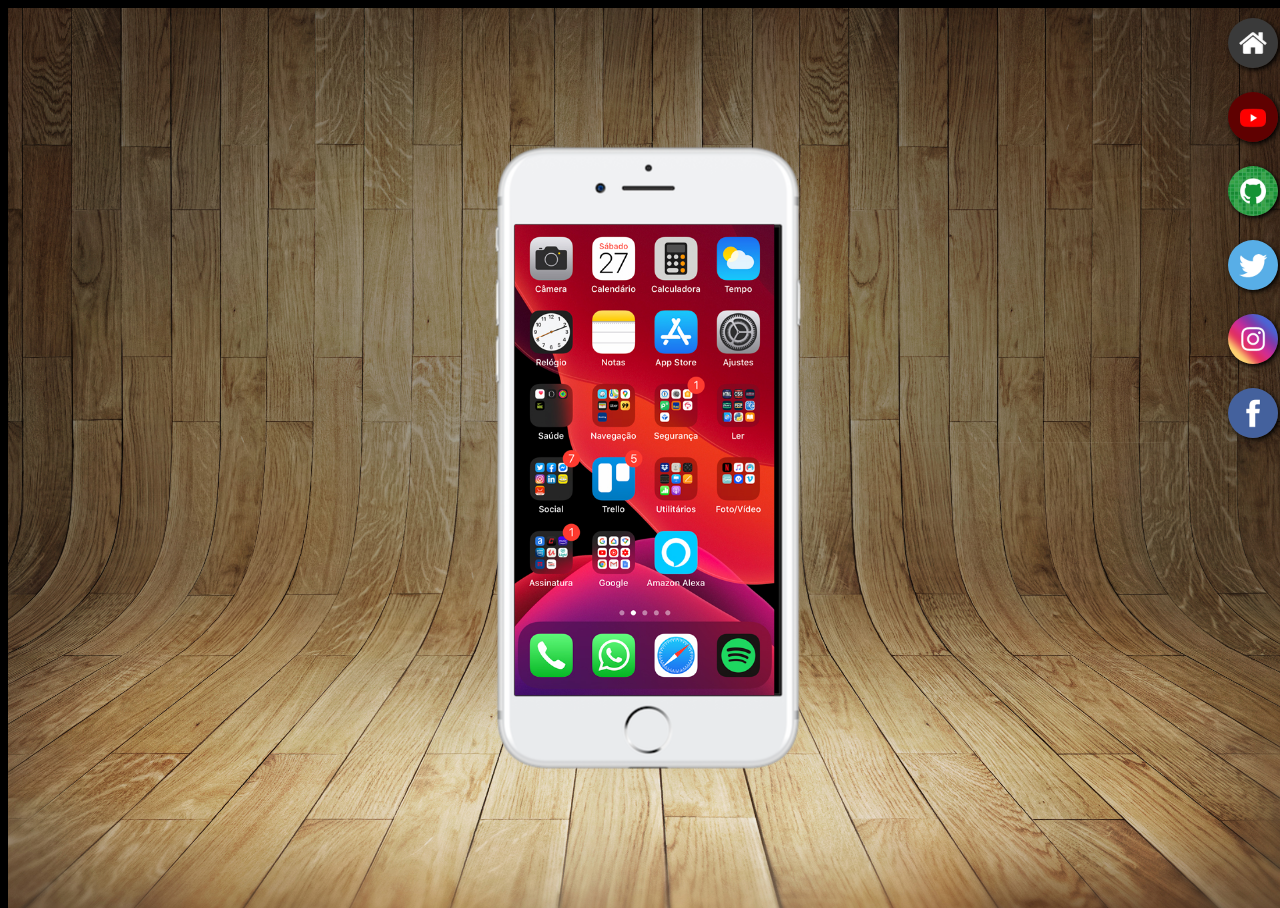
<file: index.html>
<!DOCTYPE html>
<html lang="pt-br">
<head>
    <meta charset="UTF-8">
    <meta name="viewport" content="width=device-width, initial-scale=1.0">
    <link rel="shortcut icon" href="favicon.ico" type="image/x-icon">
    <link rel="stylesheet" href="estilos/style.css">
    <title>Projetos Redes Sociais</title>

</head>
<body>
    <main>
        <section id="telefone">
            <iframe src="home.html" name="tela" id="tela" frameborder="0"></iframe>
        </section>
        <section id="redes-sociais">
            <a href="home.html" target="tela"><img src="imagens/logo-home.jpg" alt=""></a><br>
            <a href="youtube.html" target="tela"> <img src="imagens/logo-youtube.jpg" alt=""></a><br>
            <a href="github.html" target="tela"> <img src="imagens/logo-github.jpg" alt=""></a><br>
            <a href="twitter.html" target="tela"> <img src="imagens/logo-twitter.jpg" alt=""></a><br>
            <a href="instagram.html" target="tela"> <img src="imagens/logo-instagram.jpg" alt=""></a><br>
            <a href="Facebook.html" target="tela"> <img src="imagens/logo-facebook.jpg" alt=""></a>
        </section>
    </main>
</body>
</html>
</file>
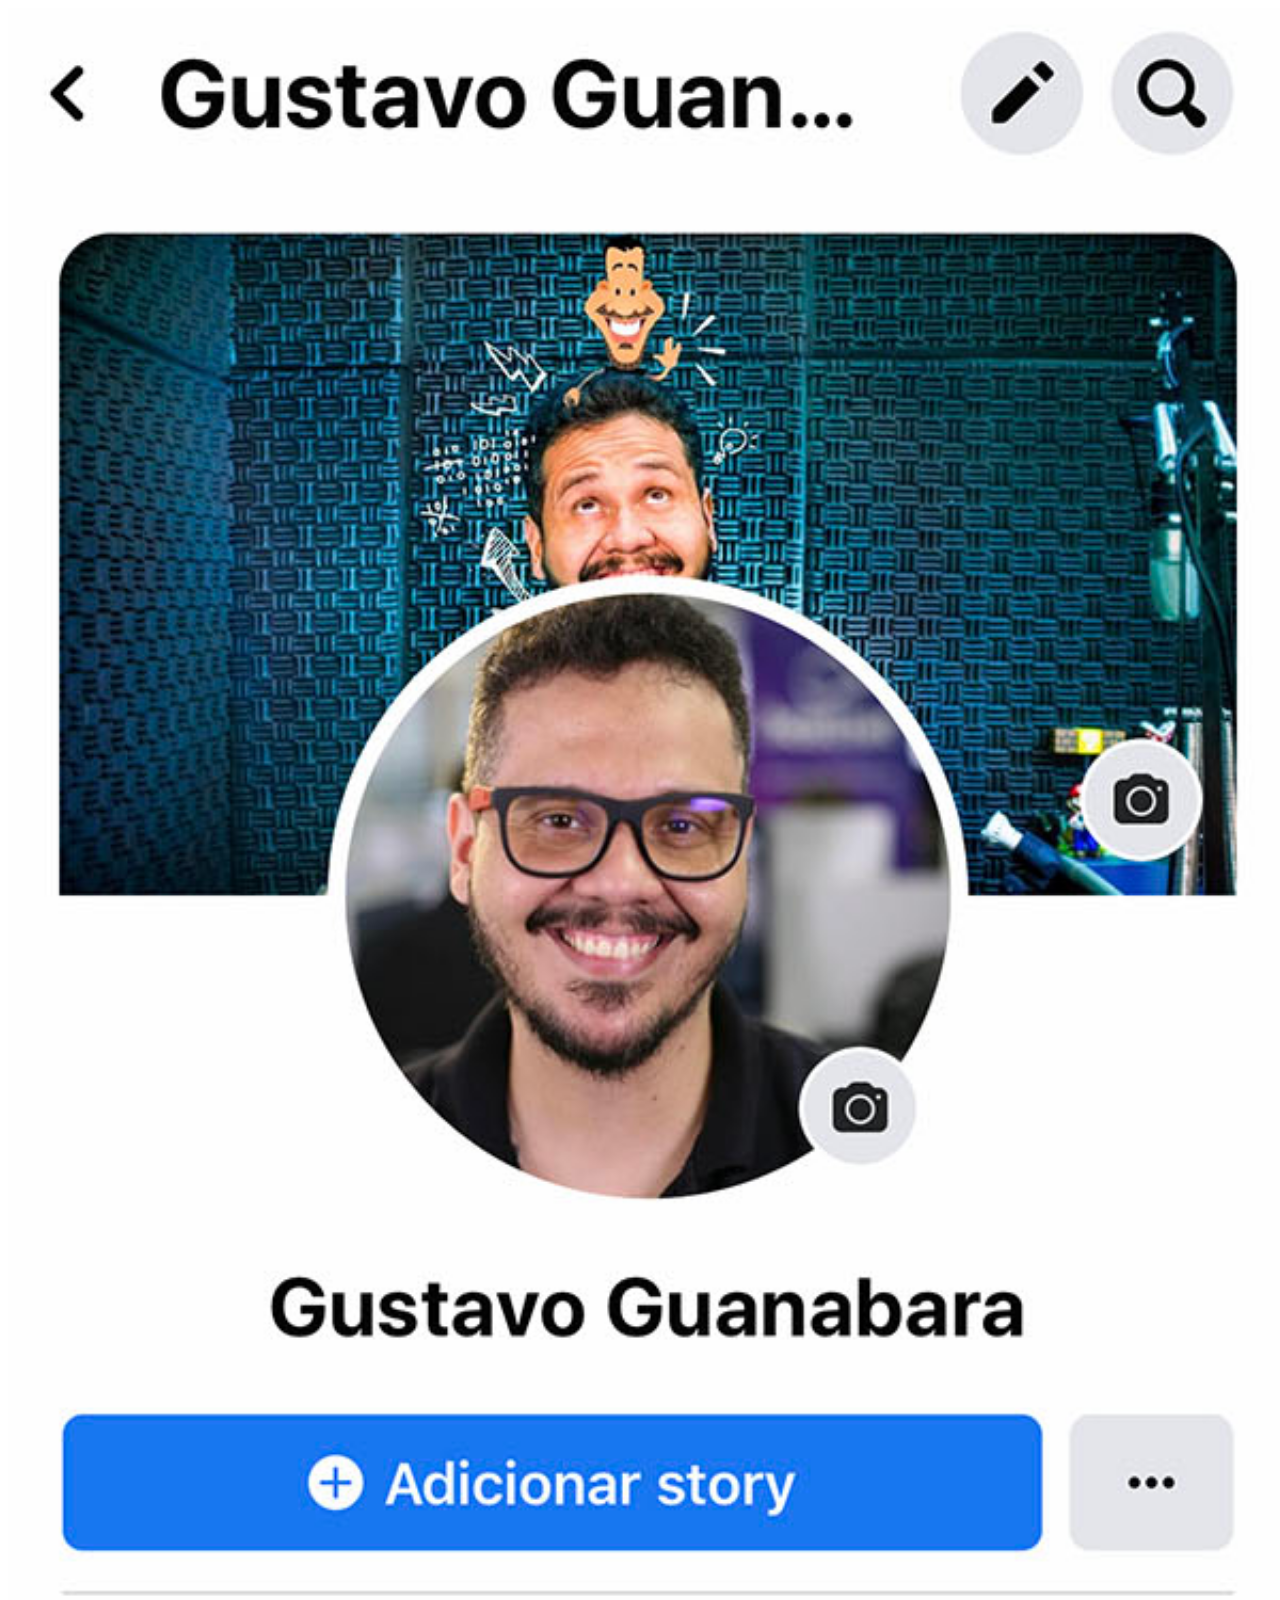
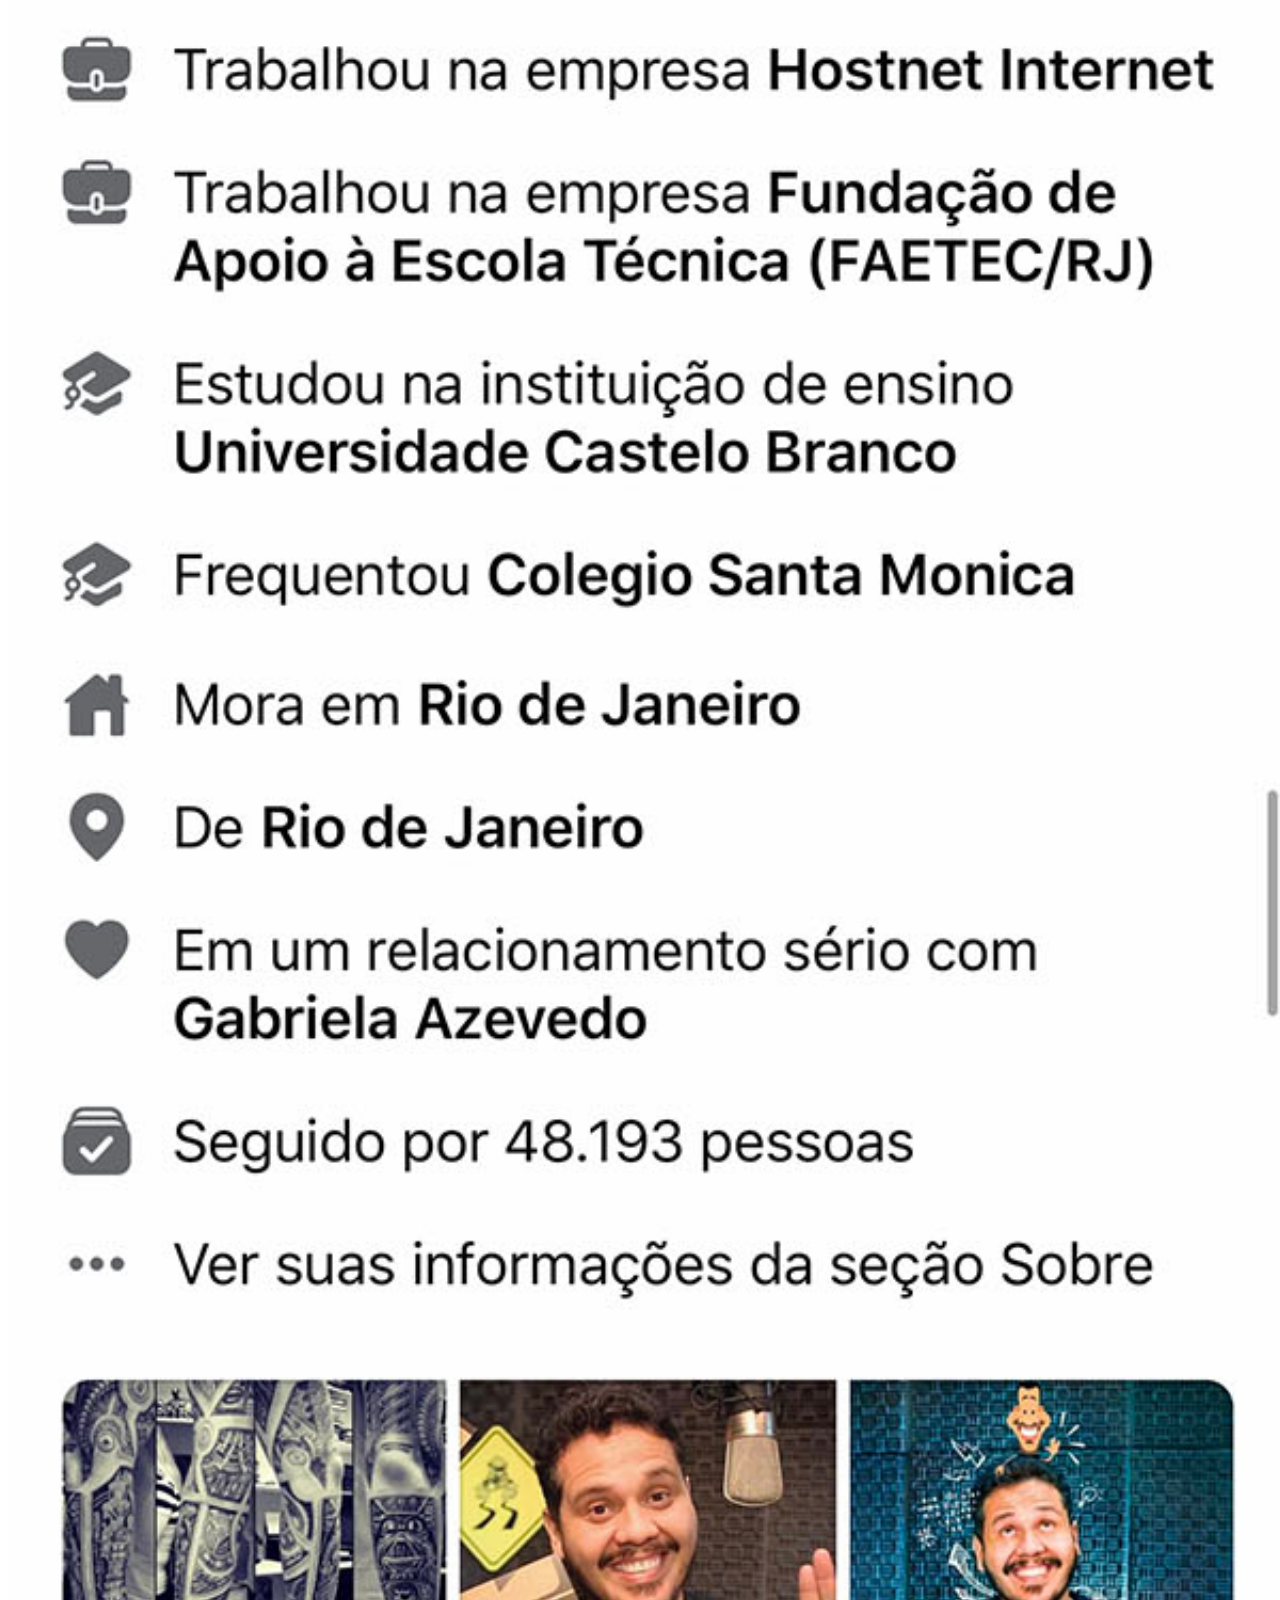
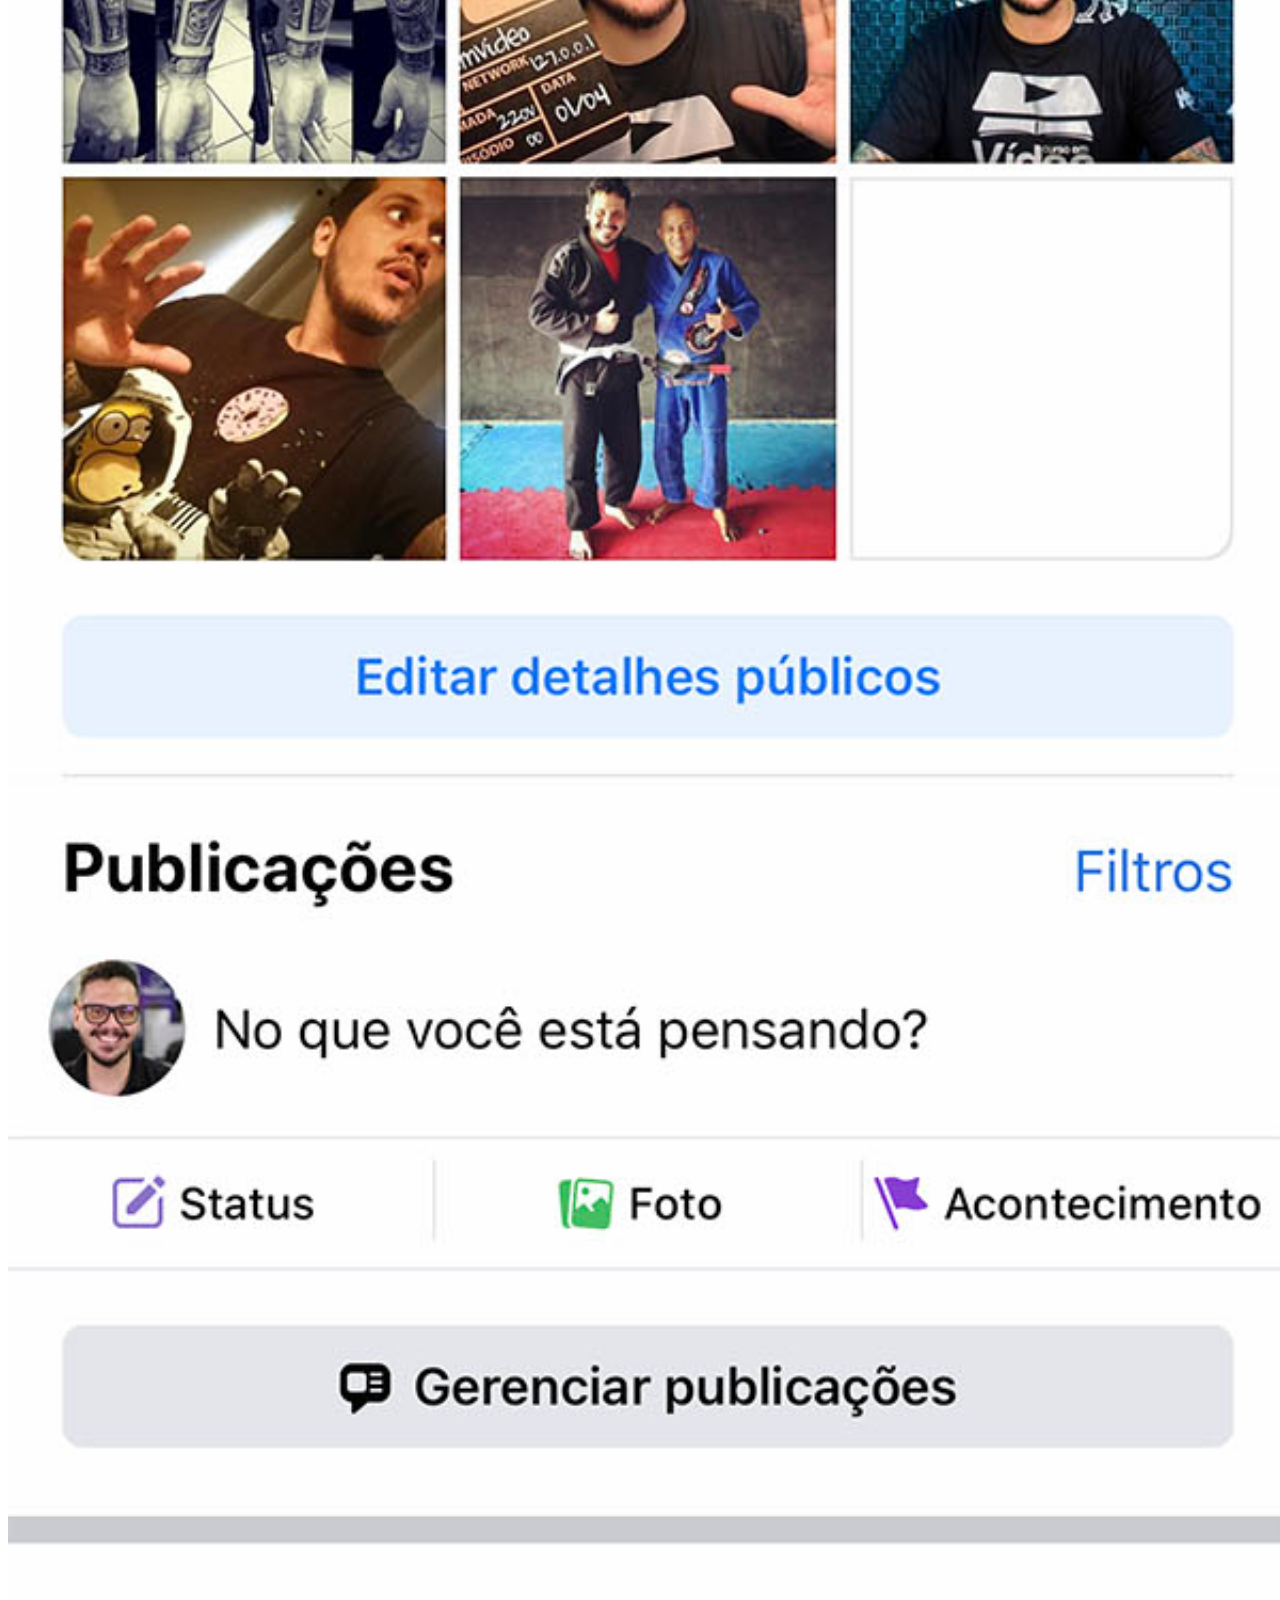
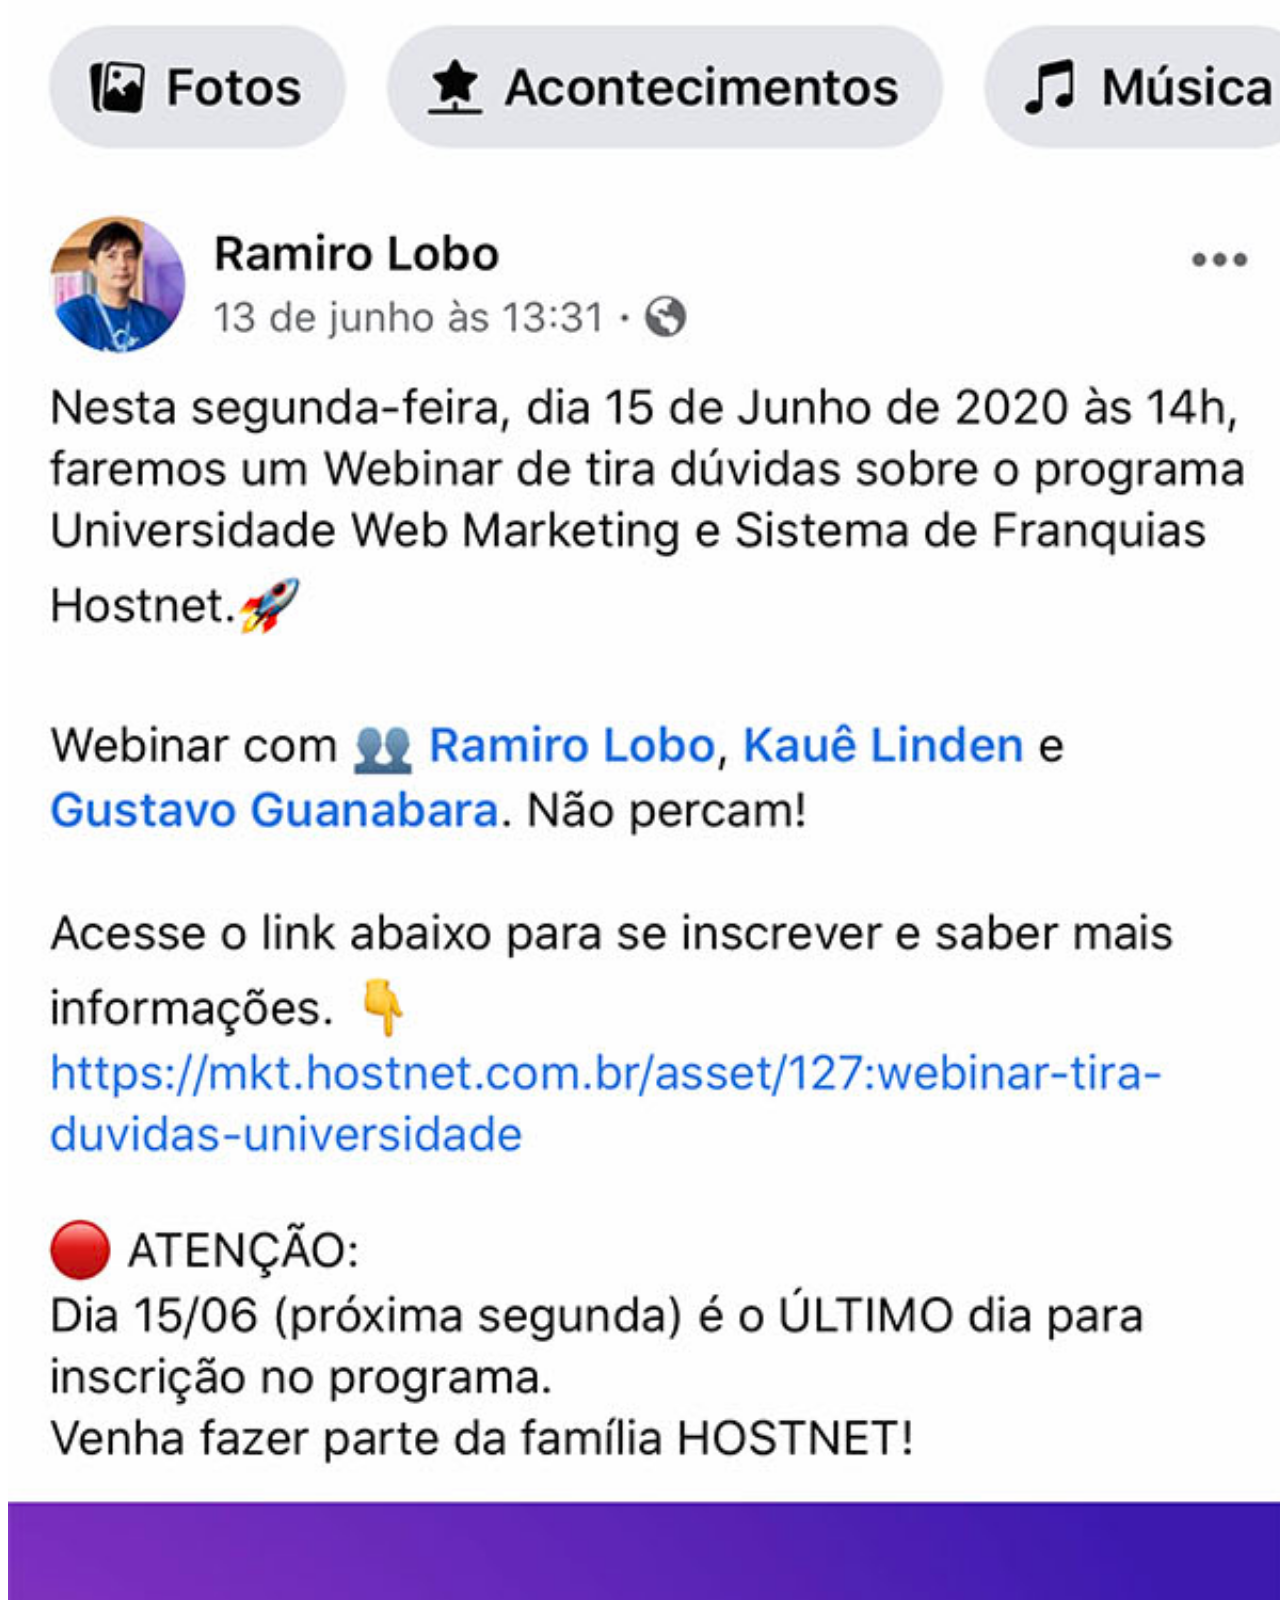
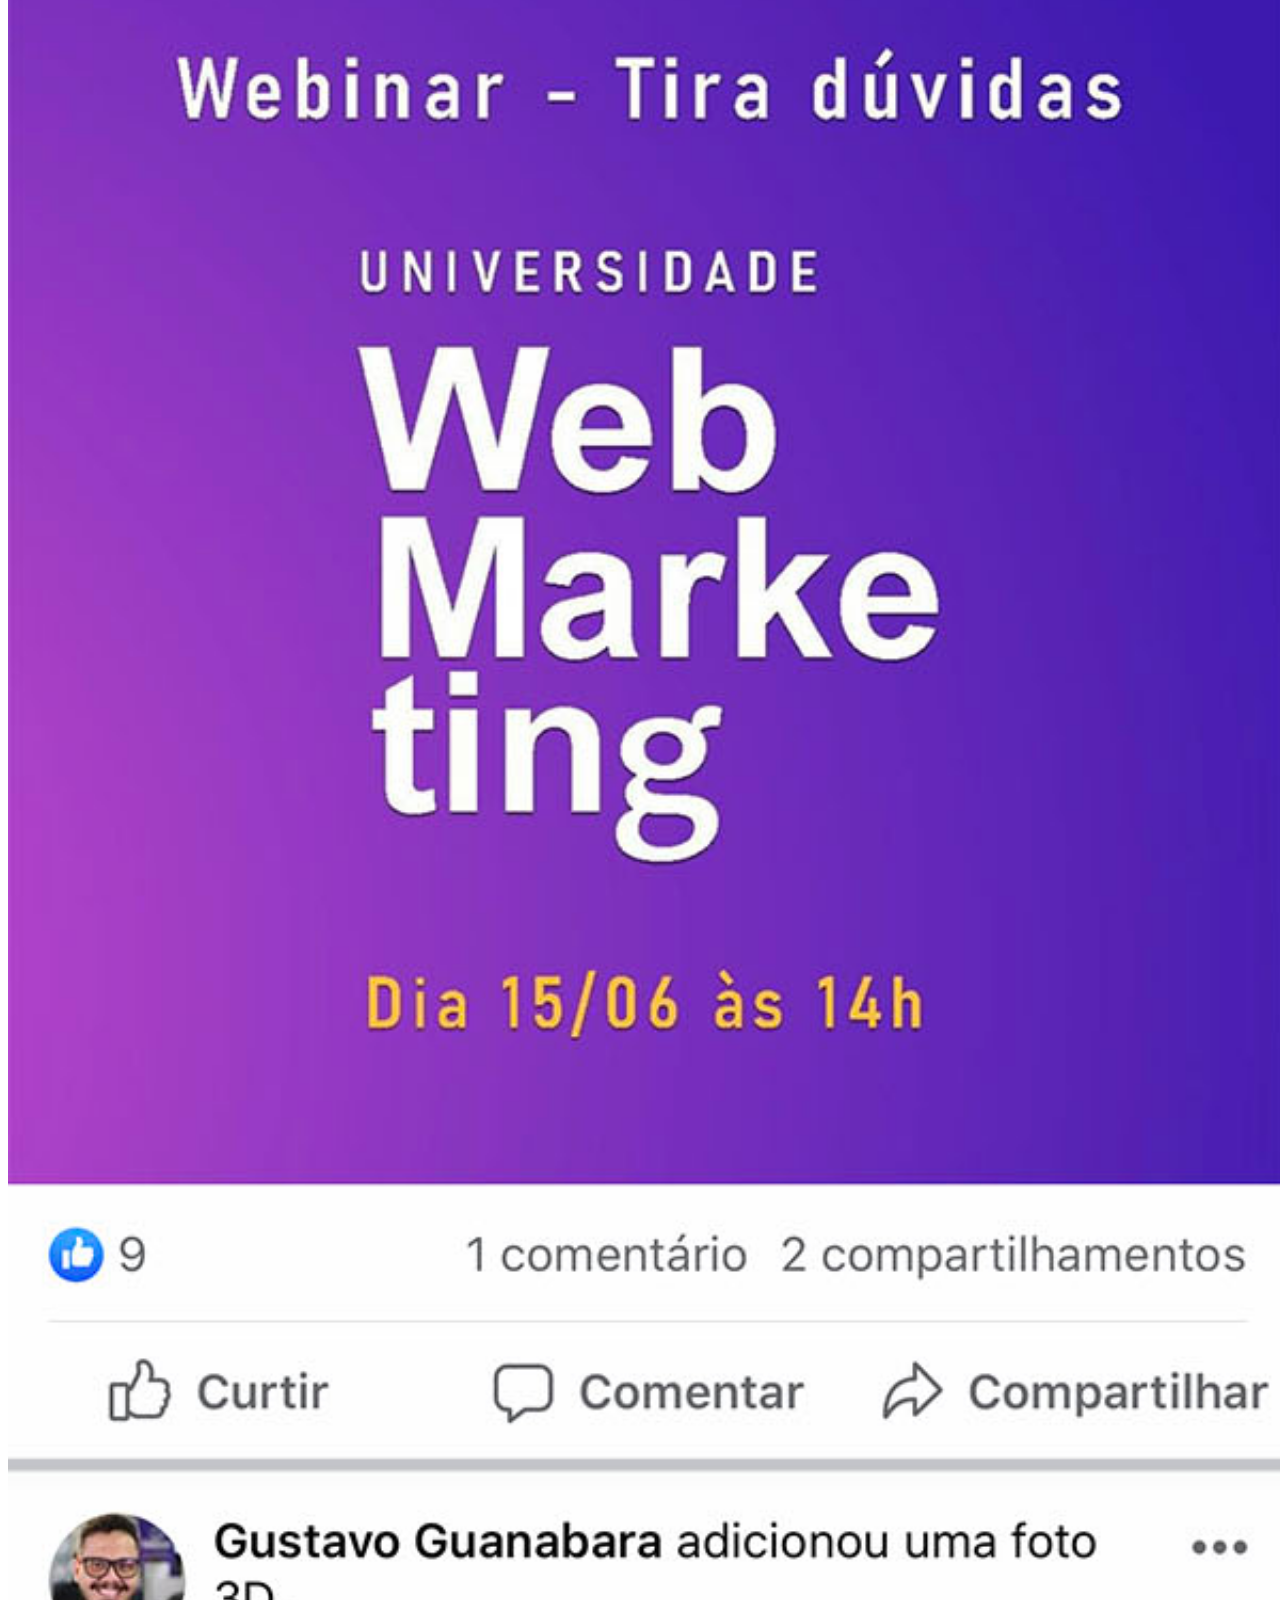
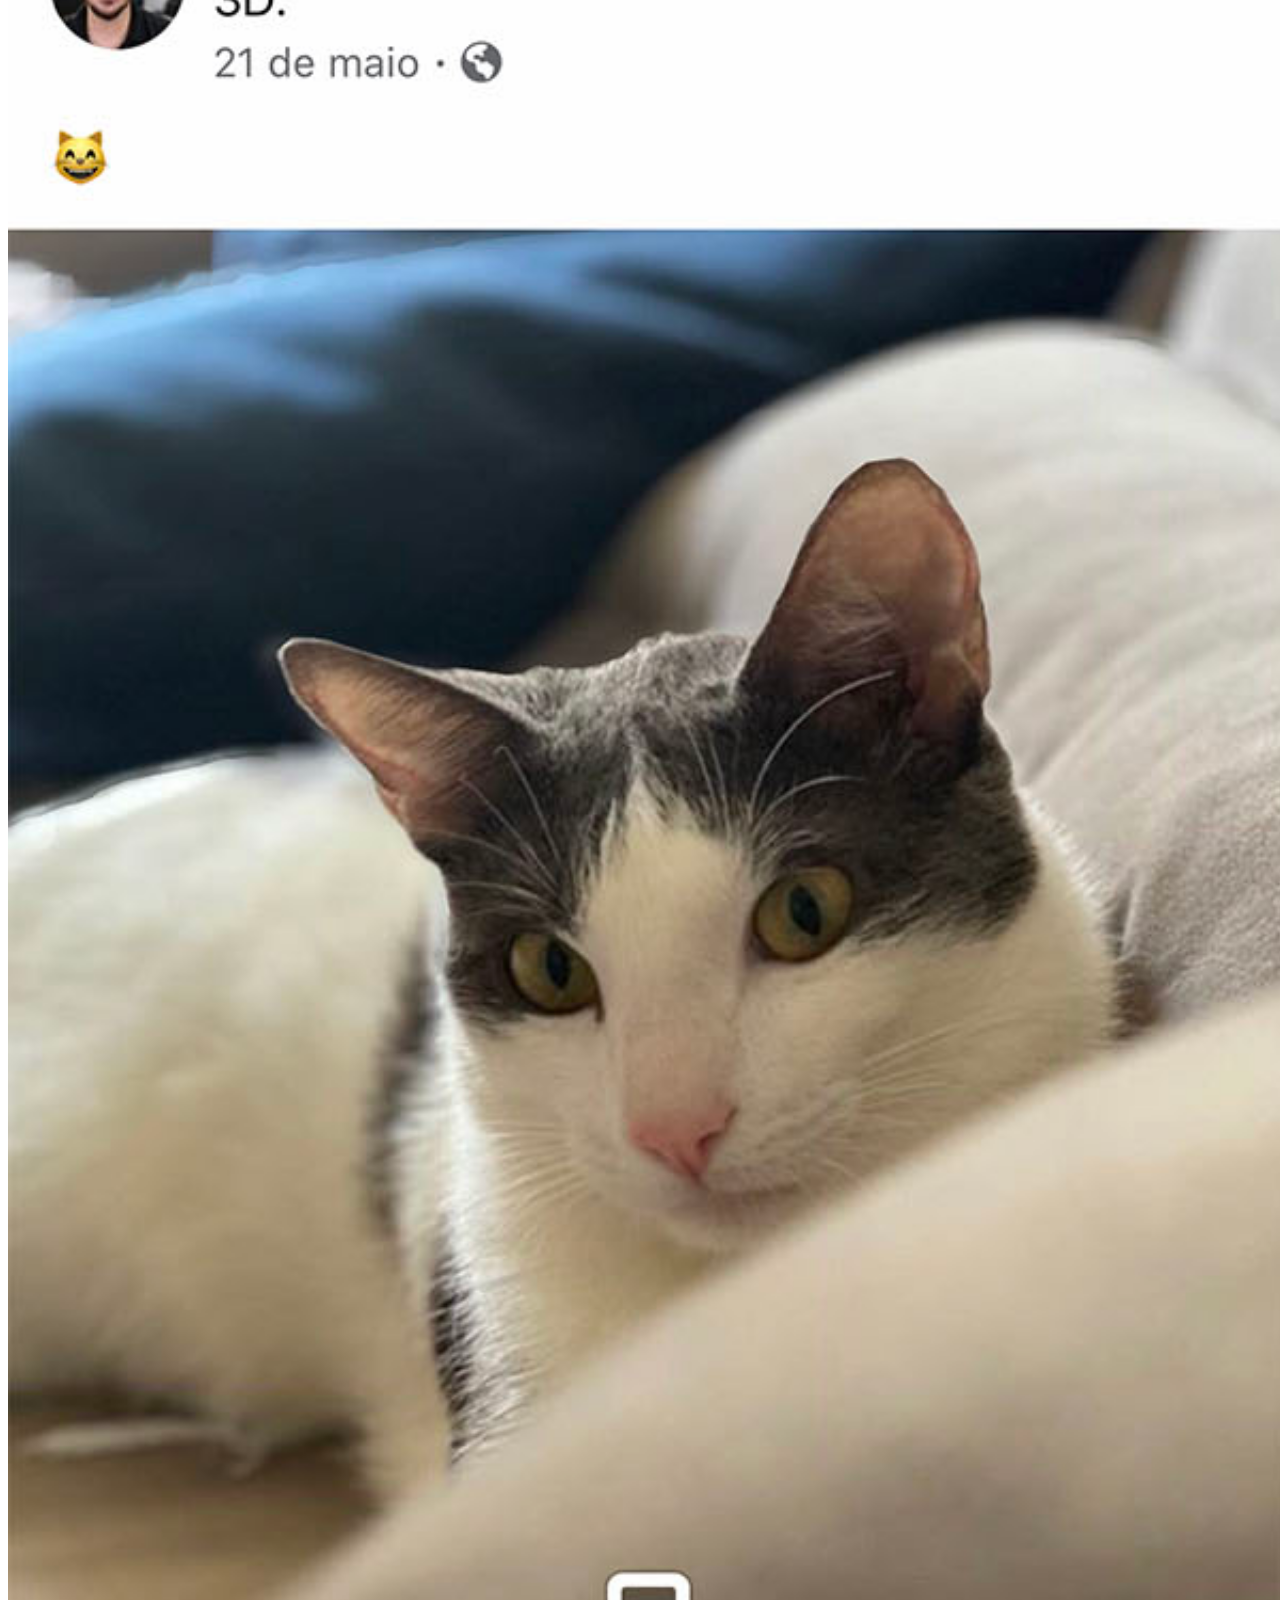
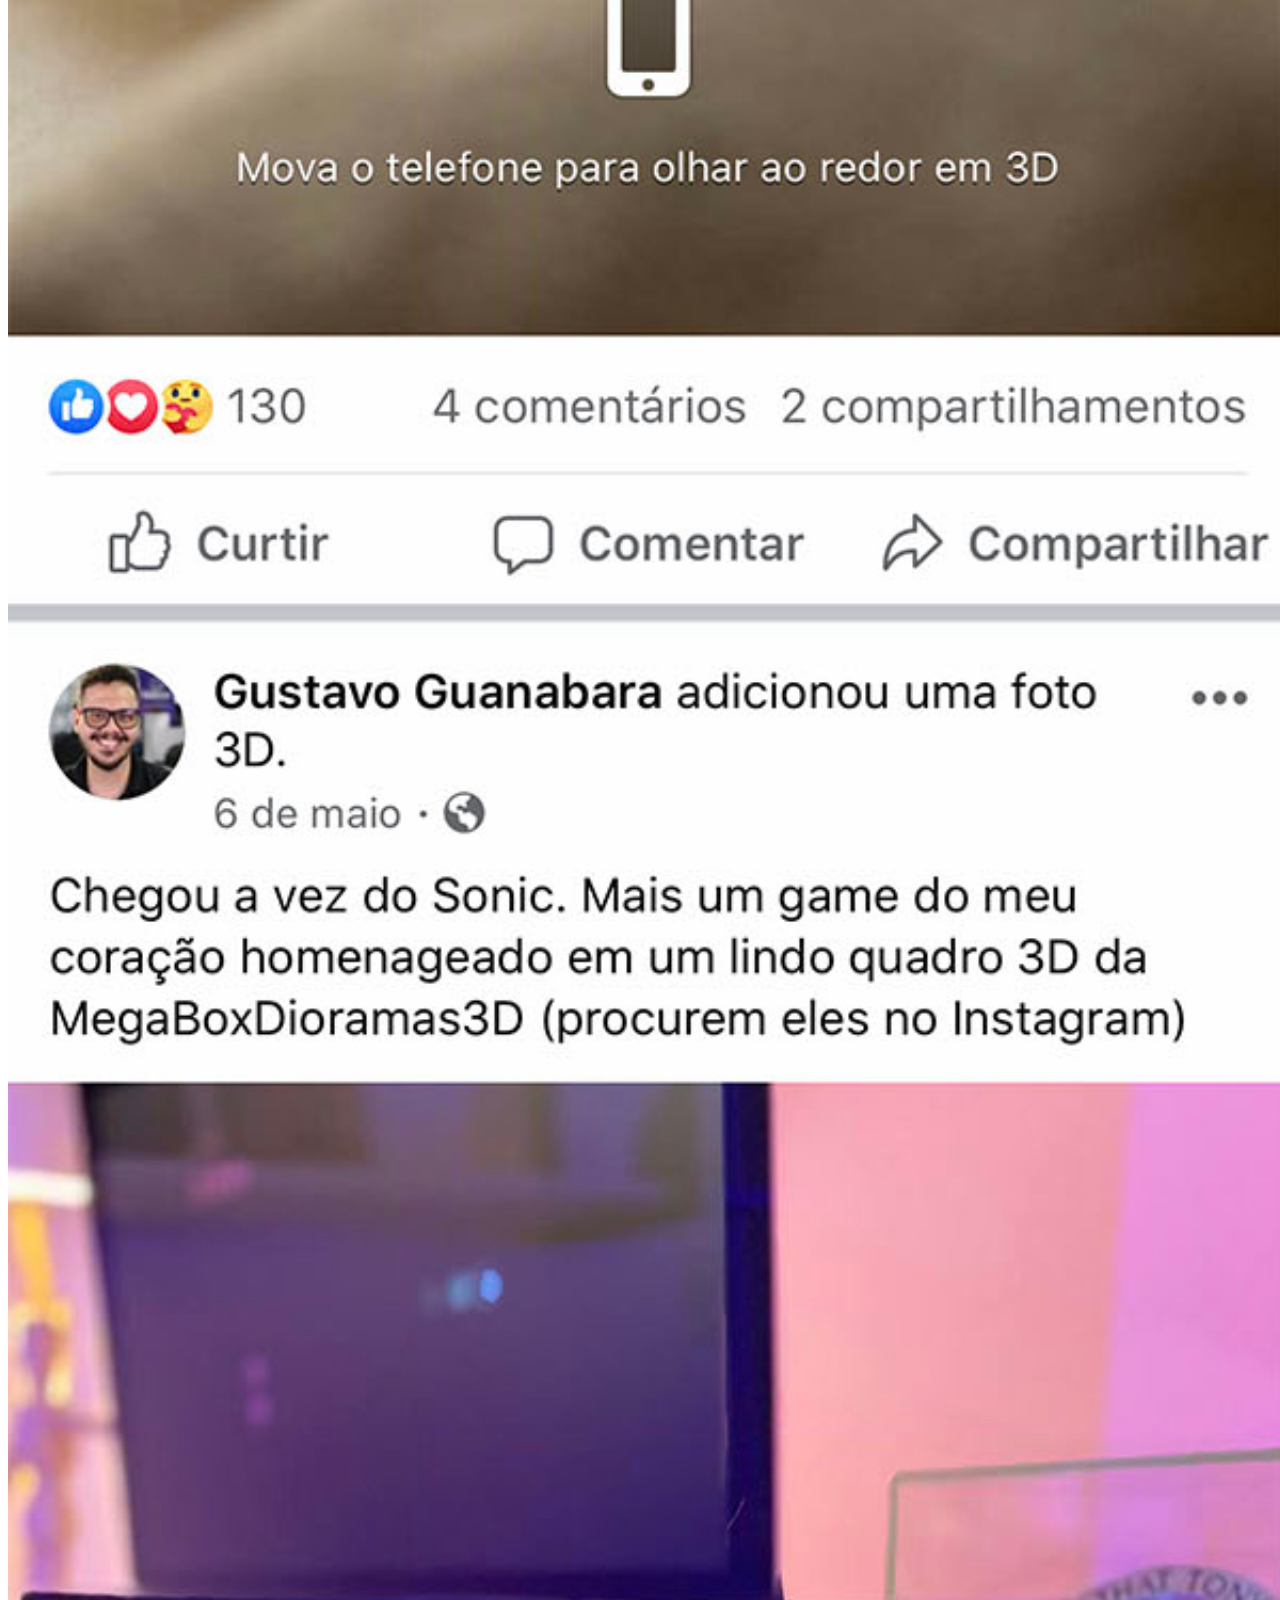
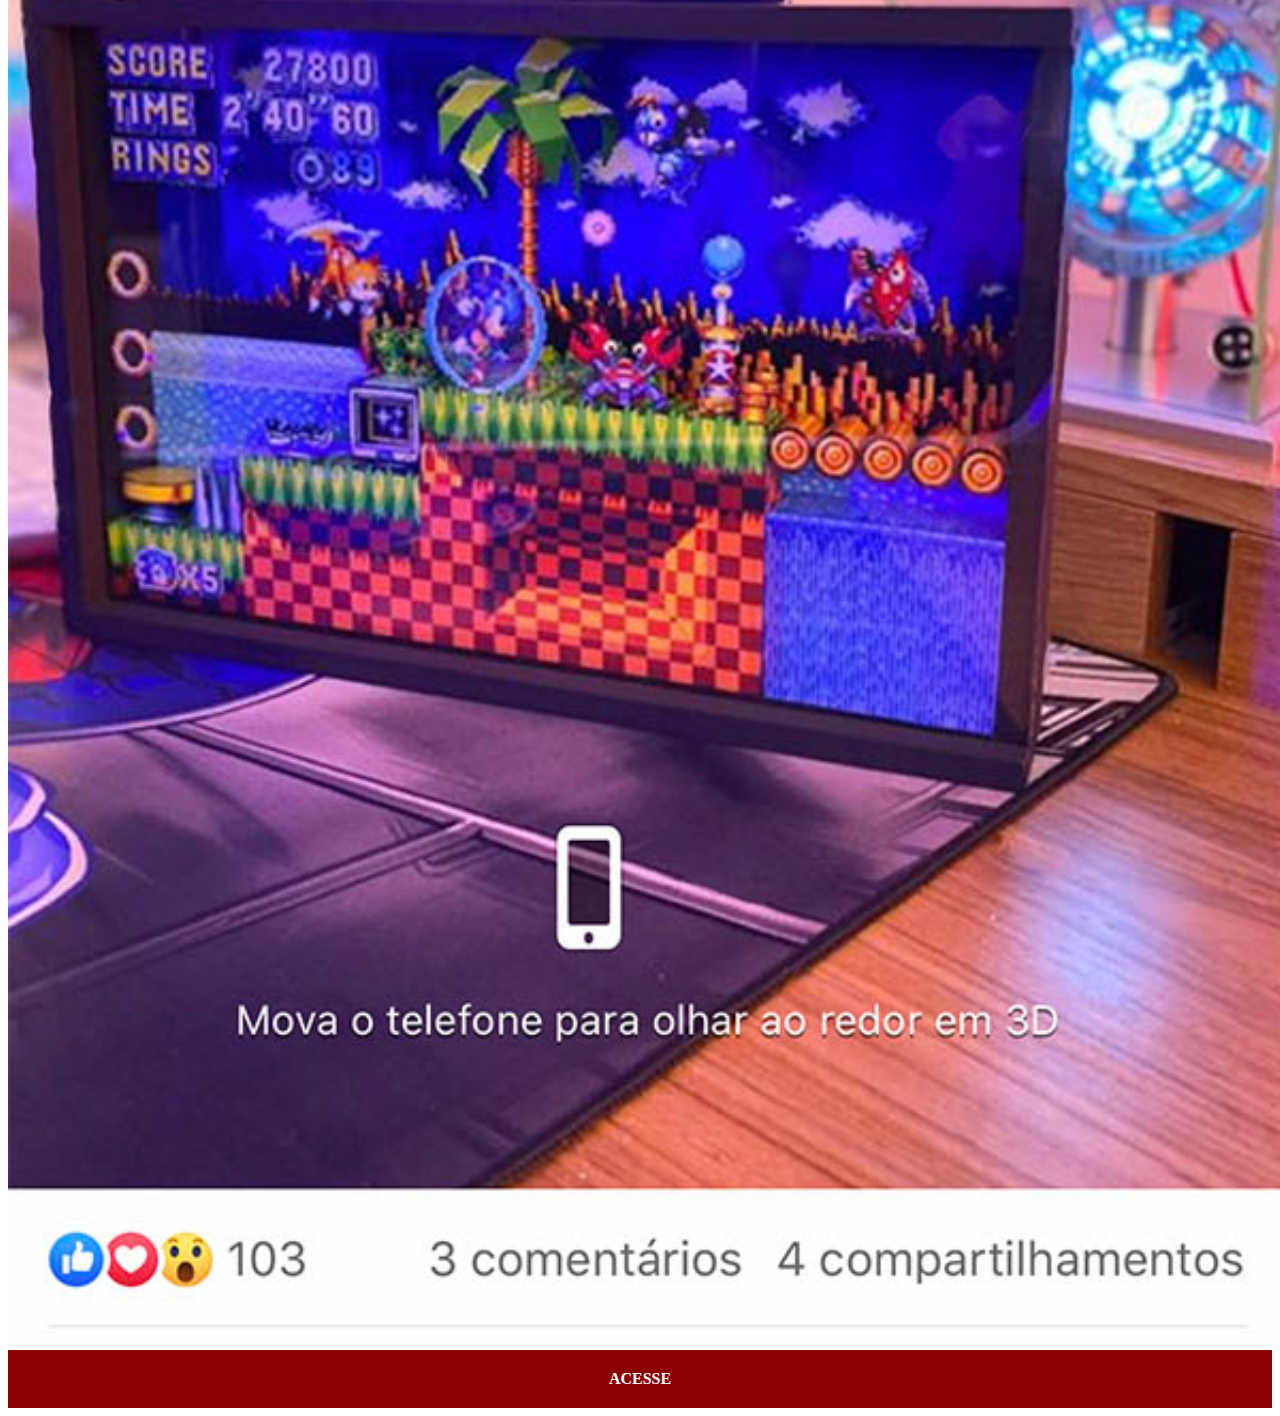
<file: Facebook.html>
<!DOCTYPE html>
<html lang="pt-br">
<head>
    <meta charset="UTF-8">
    <meta name="viewport" content="width=device-width, initial-scale=1.0">
    <title>Facebook</title>
    <link rel="stylesheet" href="estilos/social.css">
</head>
<body>
    <img src="imagens/tela-facebook.jpg" alt="Facebook">
    <a href="https://www.facebook.com/gustavoguanabara/">ACESSE</a>
</body>
</html>
</file>
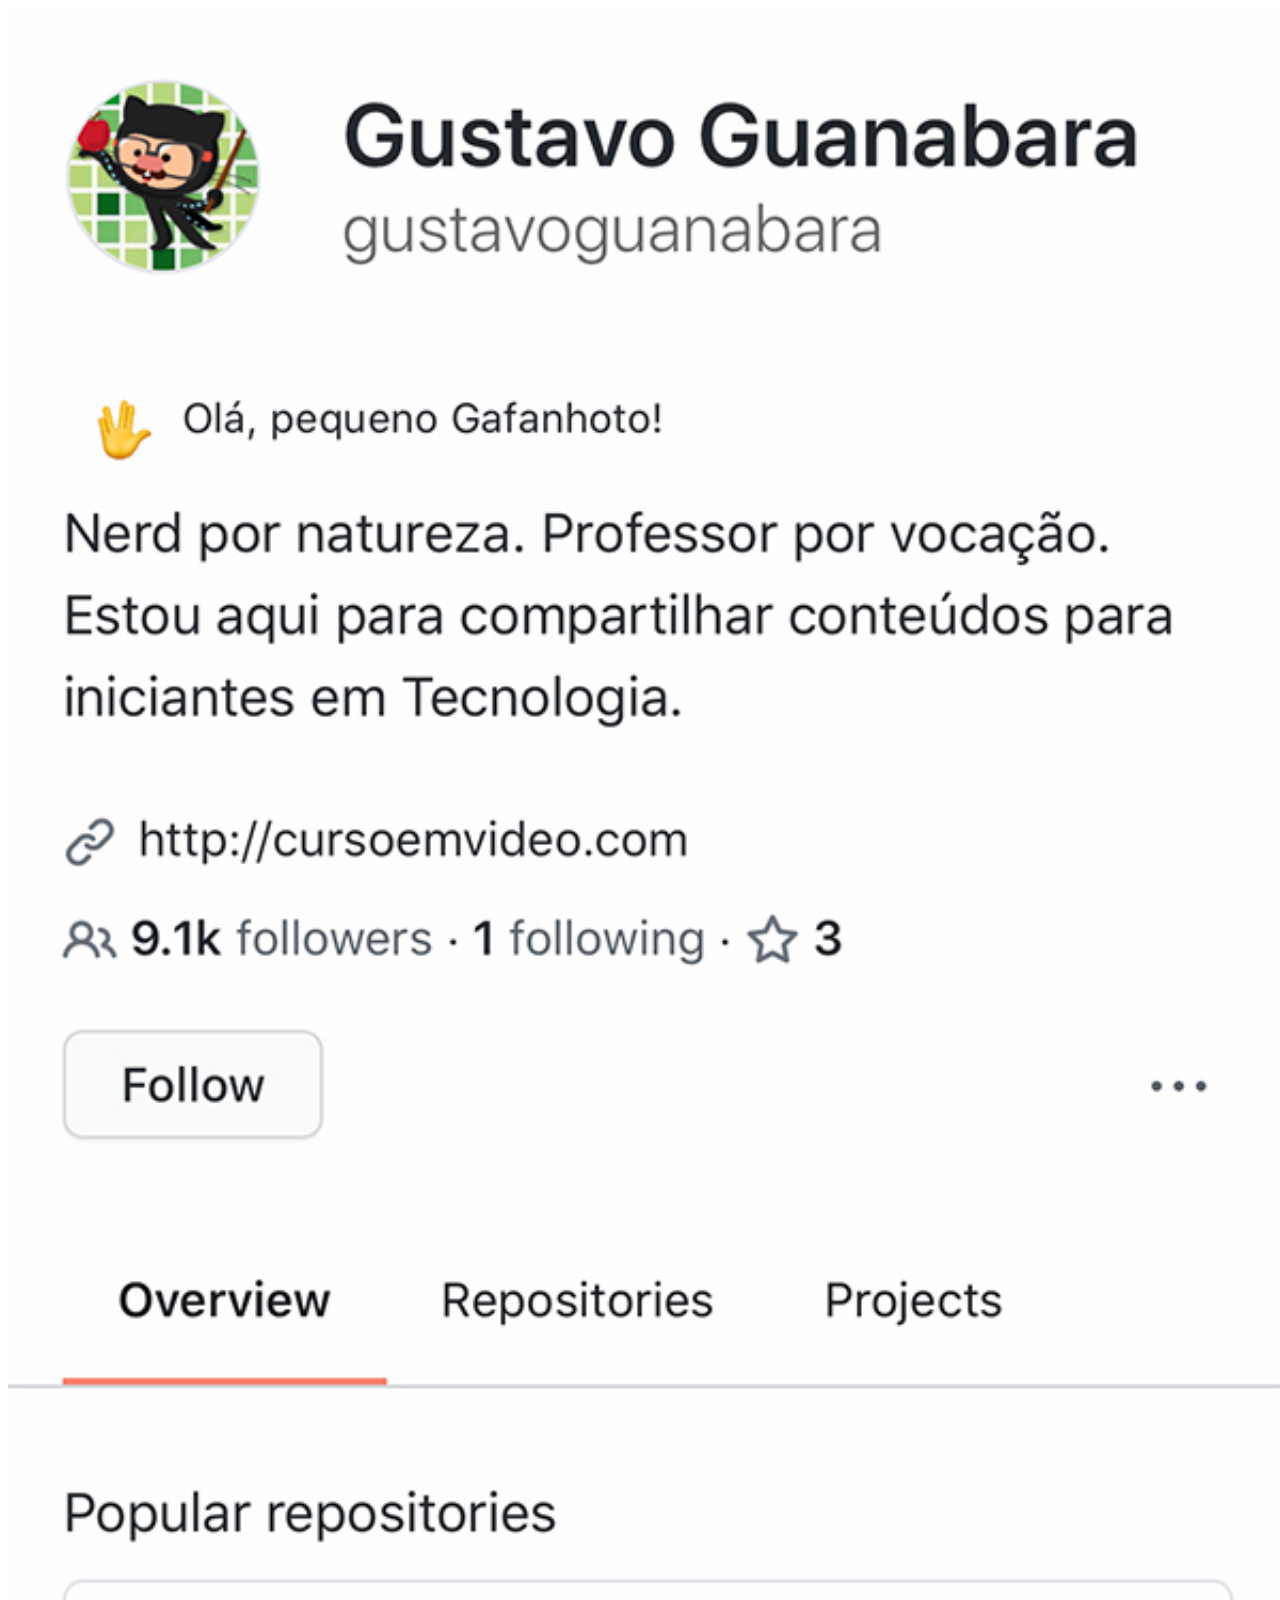
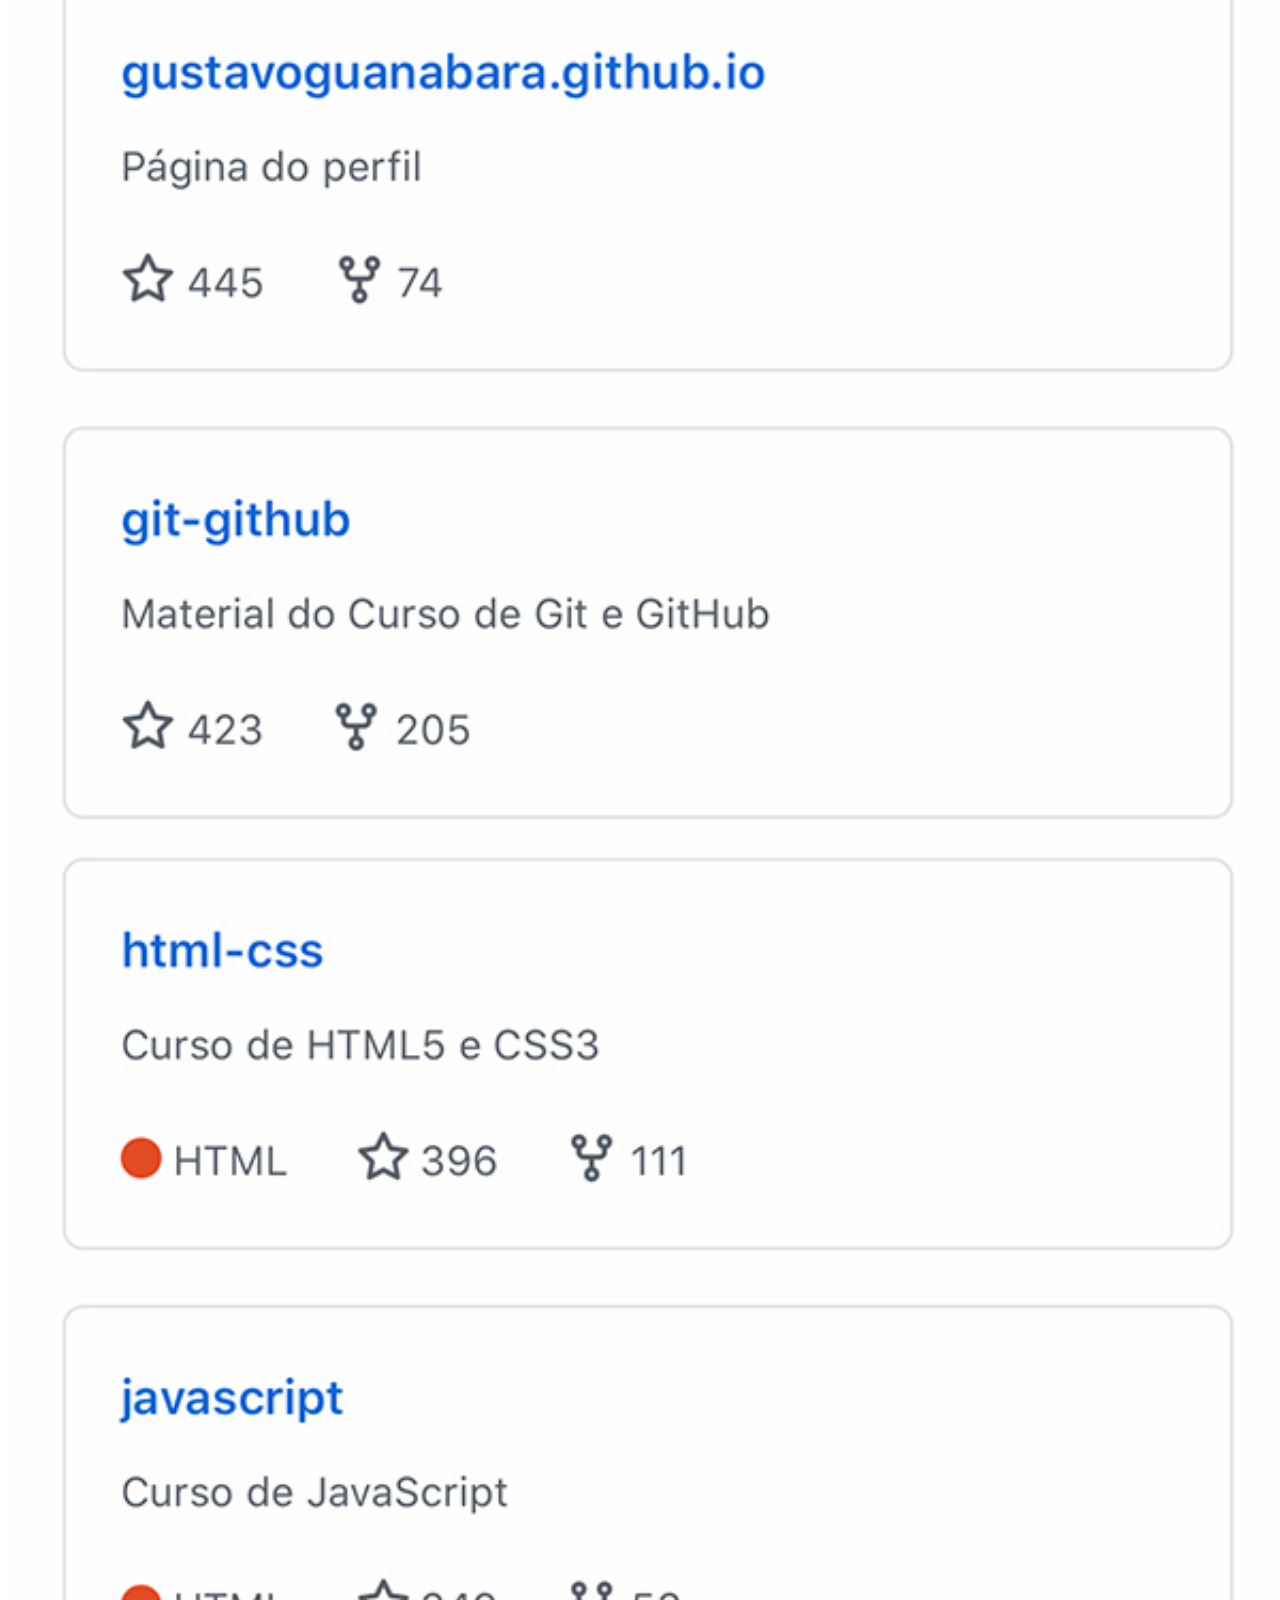
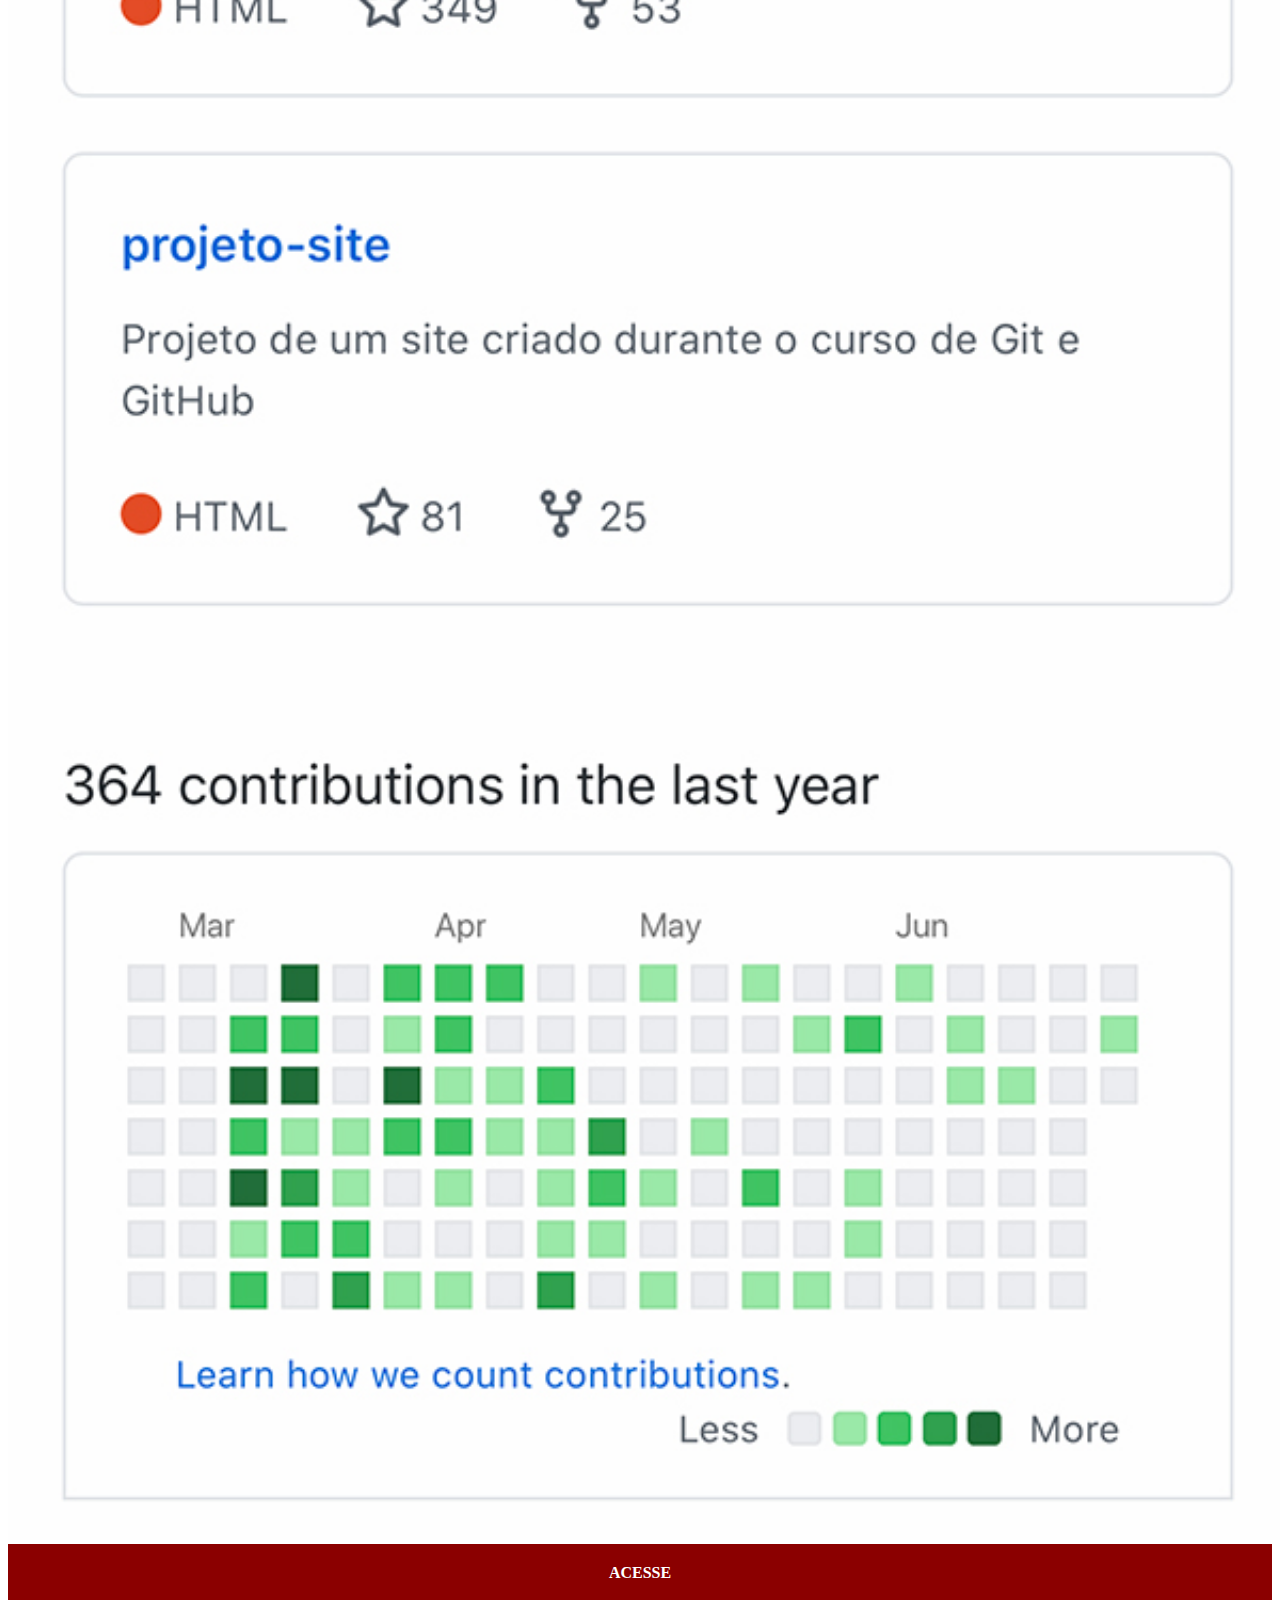
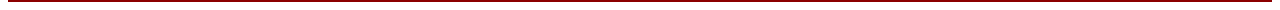
<file: github.html>
<!DOCTYPE html>
<html lang="pt-br">
<head>
    <meta charset="UTF-8">
    <meta name="viewport" content="width=device-width, initial-scale=1.0">
    <title>logo-github</title>
    <link rel="stylesheet" href="estilos/social.css">
</head>
<body>
    <img src="imagens/tela-github.jpg" alt="Github">
    <a href="https://github.com/gustavoguanabara/html-css" target="_blank">ACESSE</a>
</body>
</html>
</file>
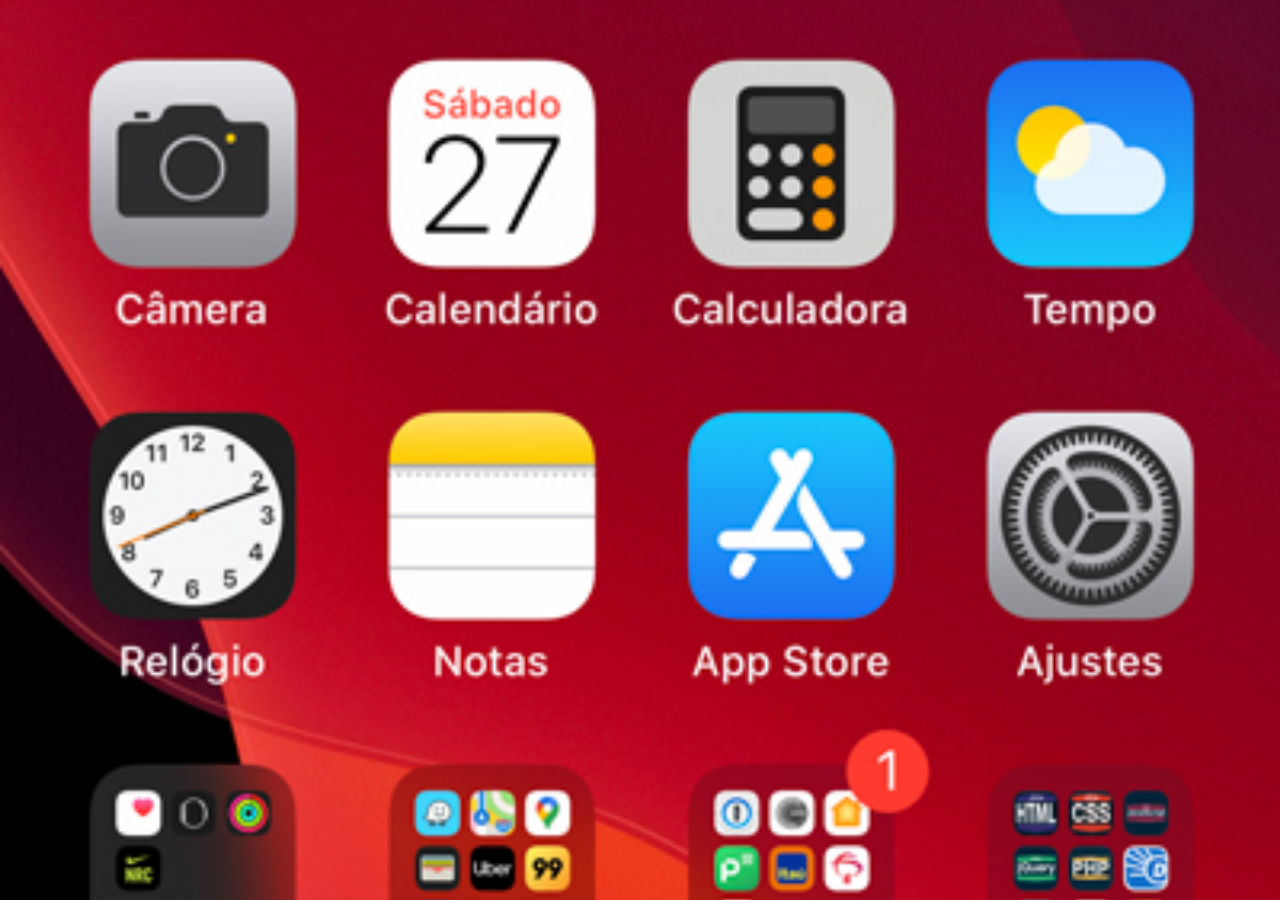
<file: home.html>
<!DOCTYPE html>
<html lang="pt-br">
<head>
    <meta charset="UTF-8">
    <meta name="viewport" content="width=device-width, initial-scale=1.0">
    <title>Home</title>
    <style>
        * {
            margin: 0px;
            padding: 0px;
        }

        body {
            width: 100vw;
            height: 100vh;
            background: black url('imagens/tela-home.jpg') no-repeat top center;
            background-size: cover;
        }
    </style>
</head>
<body>
    
</body>
</html>
</file>
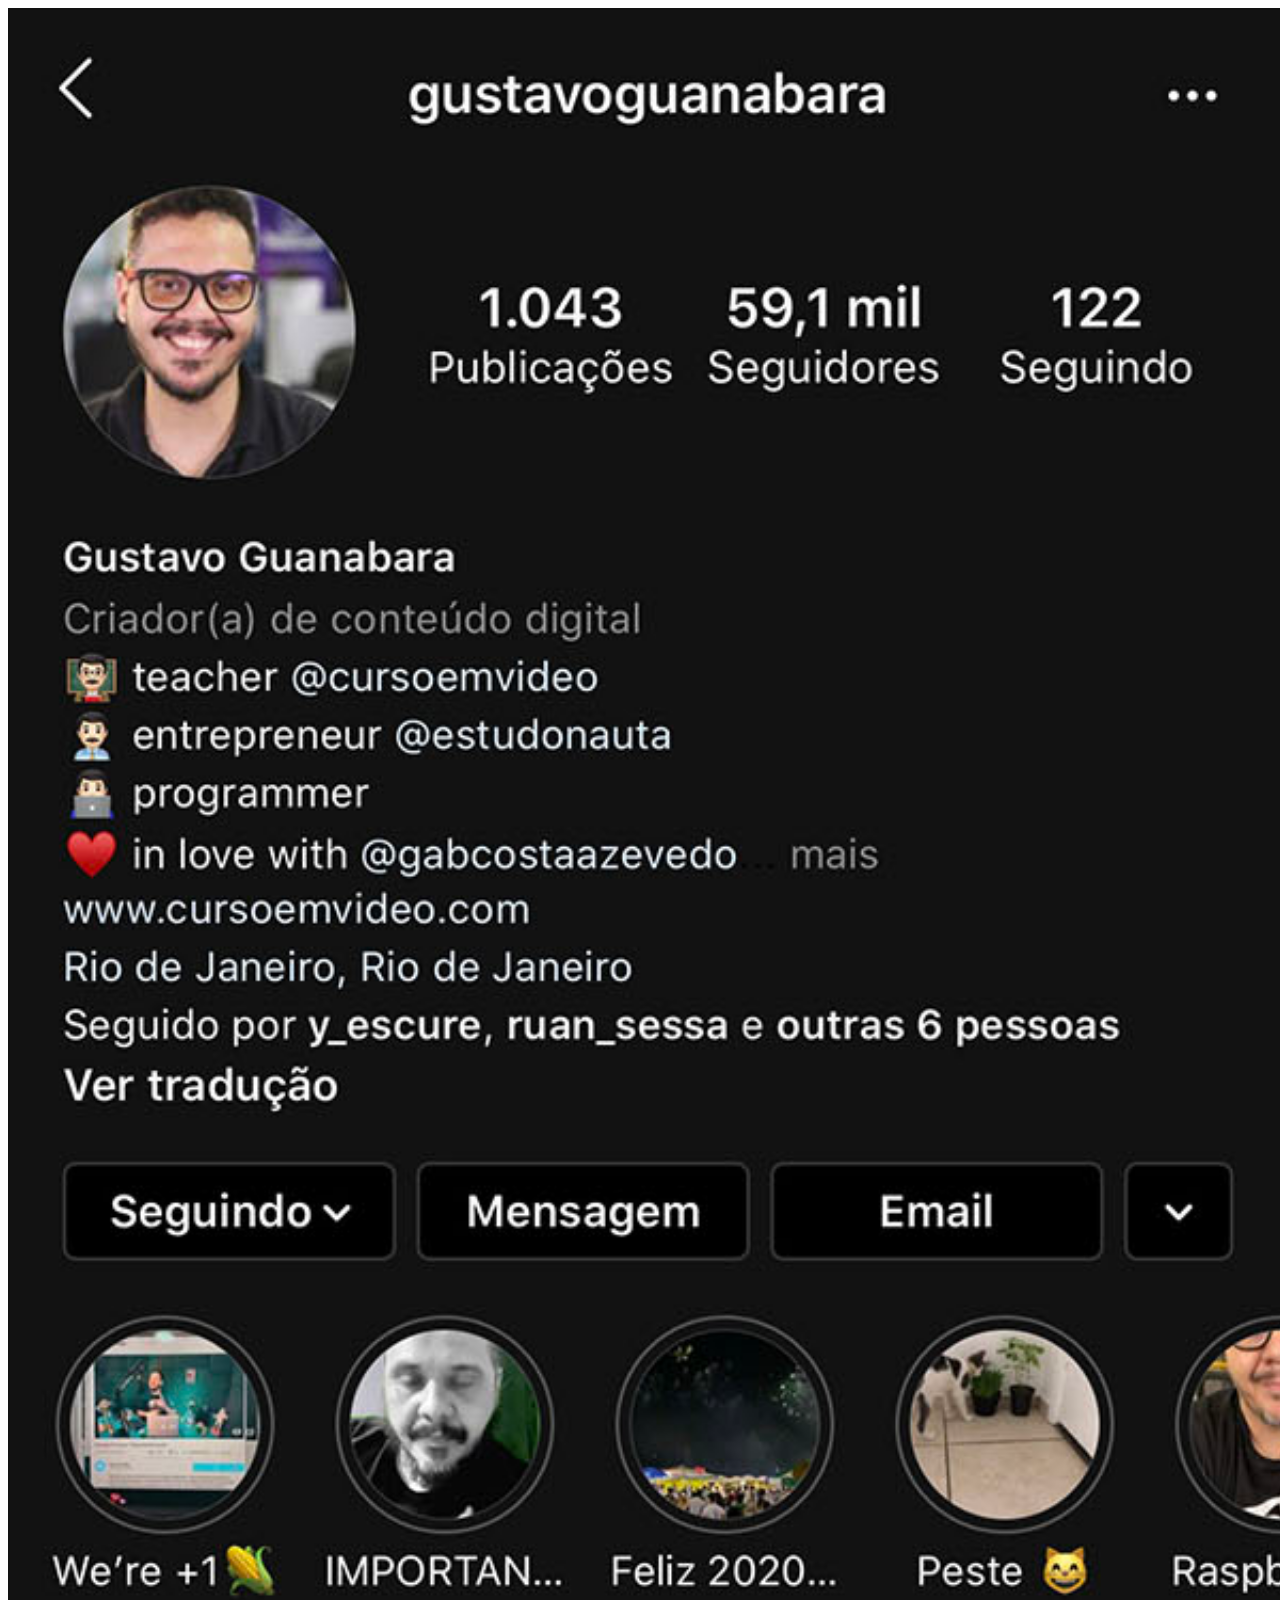
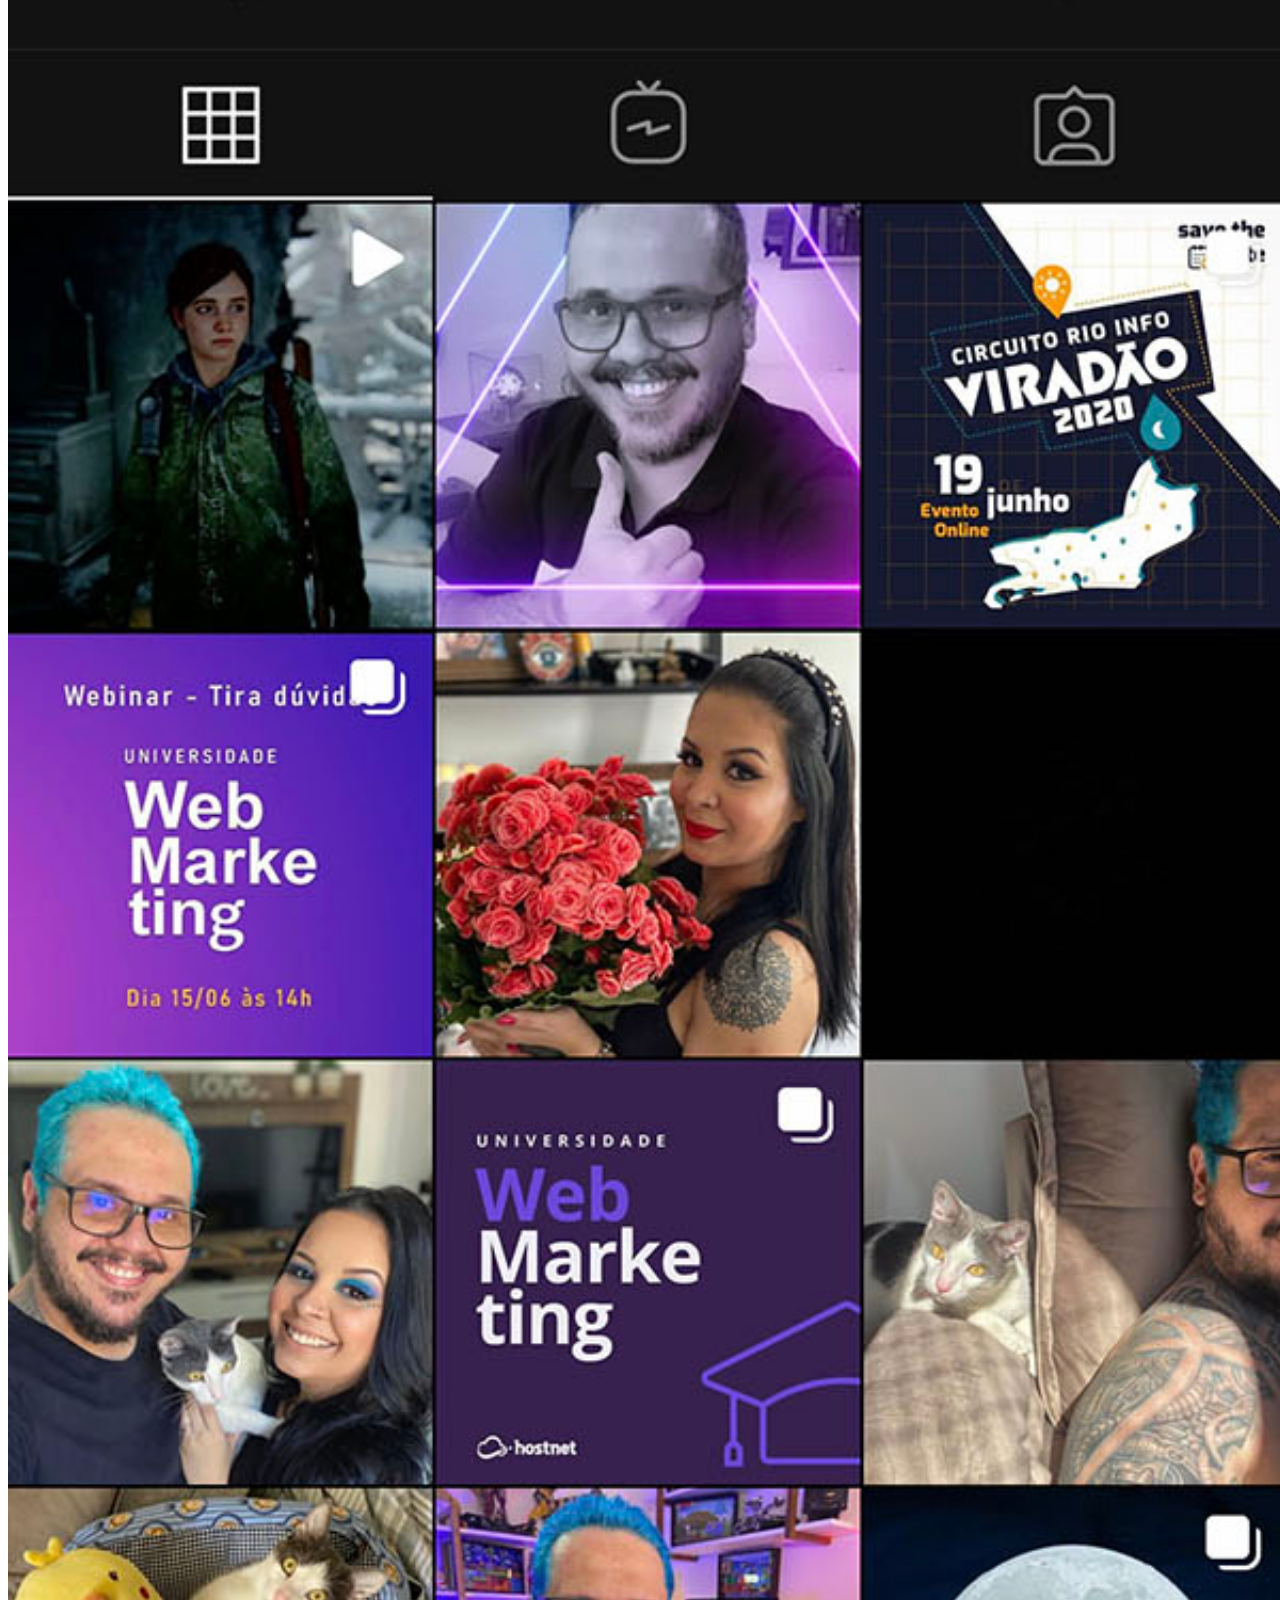
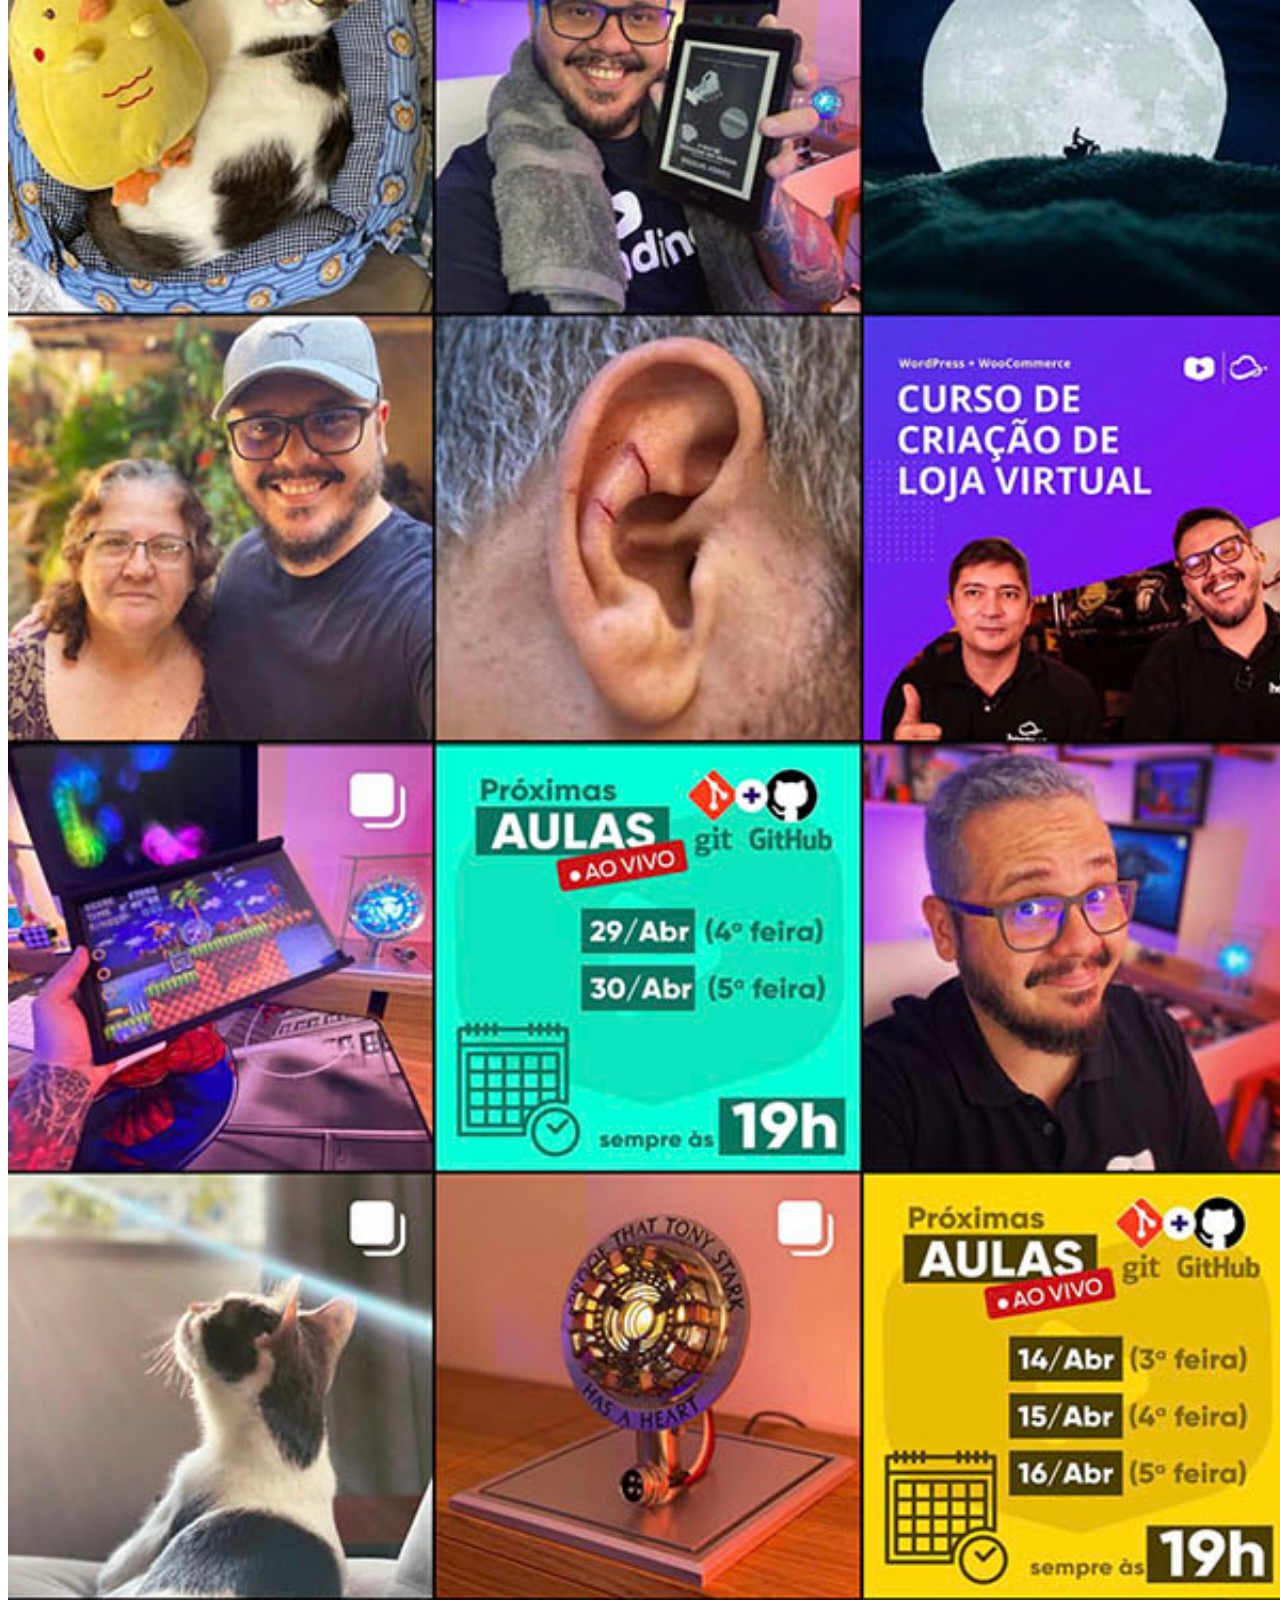
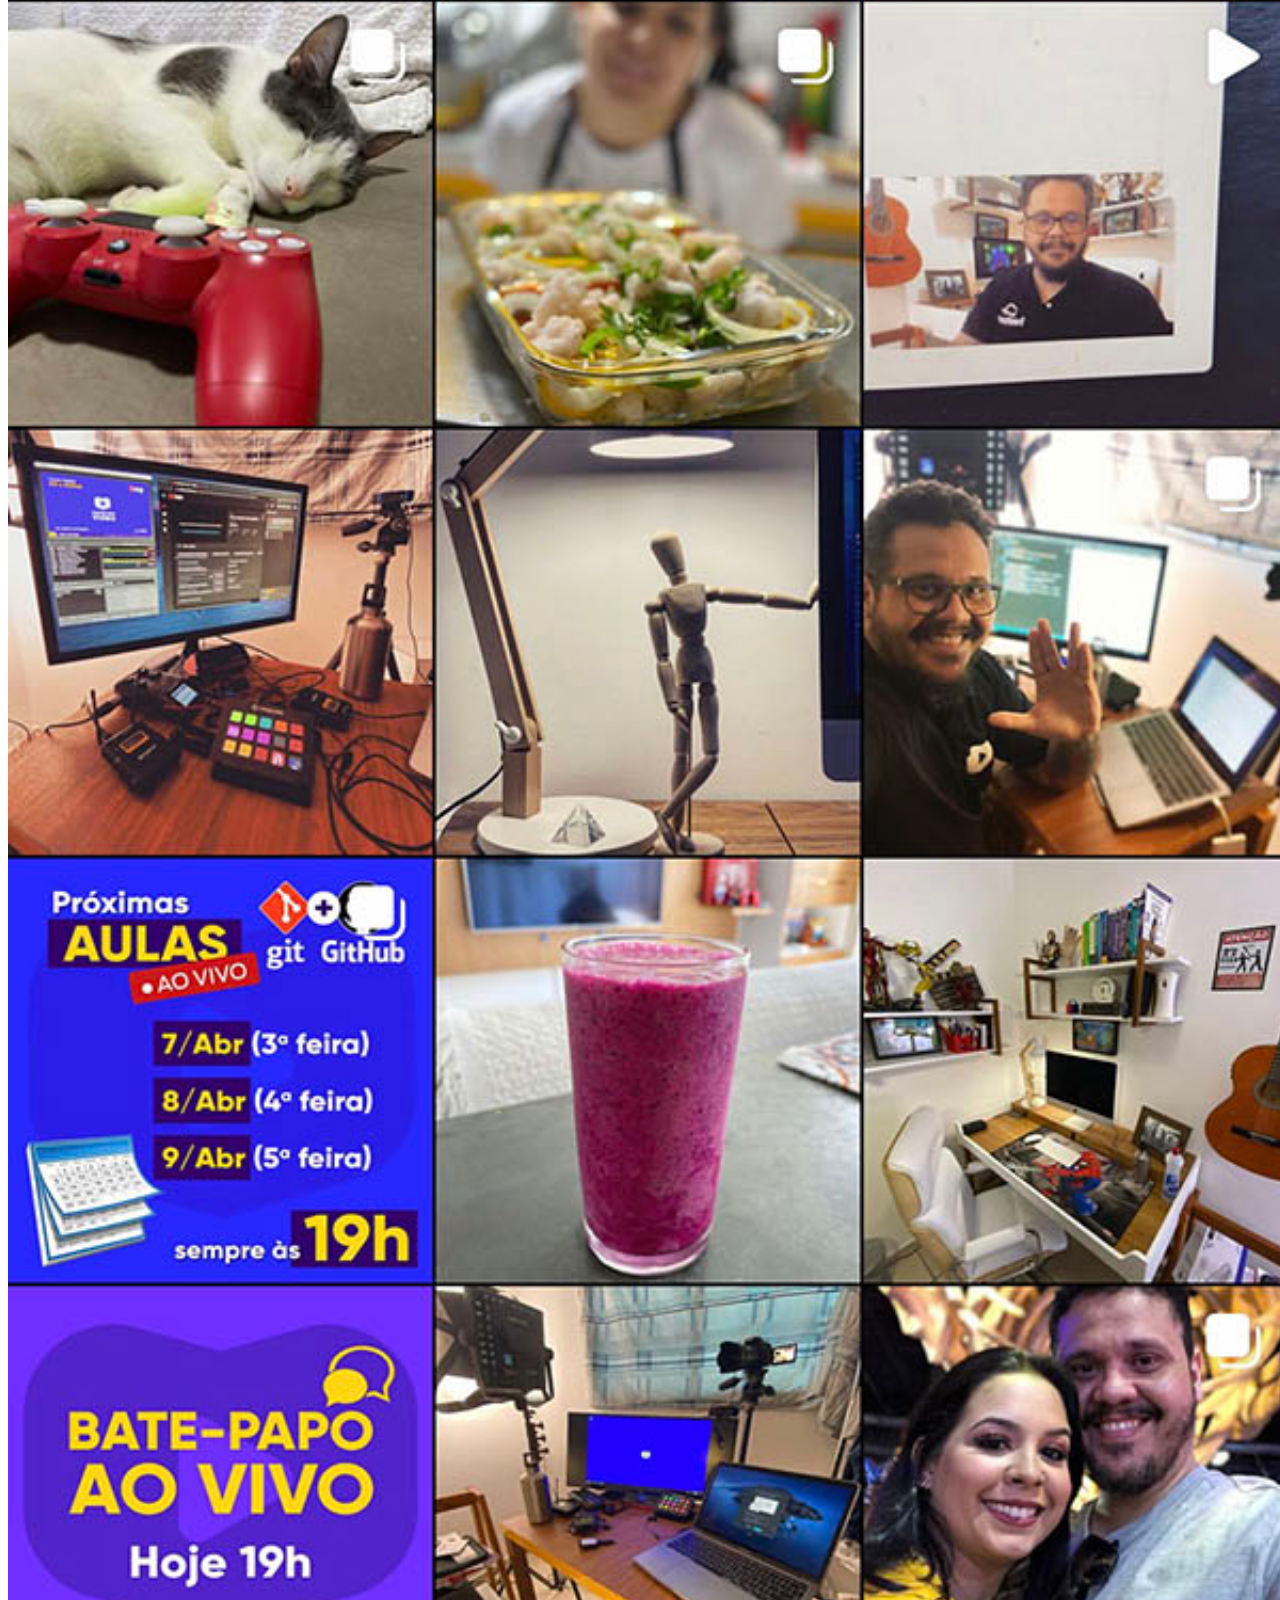
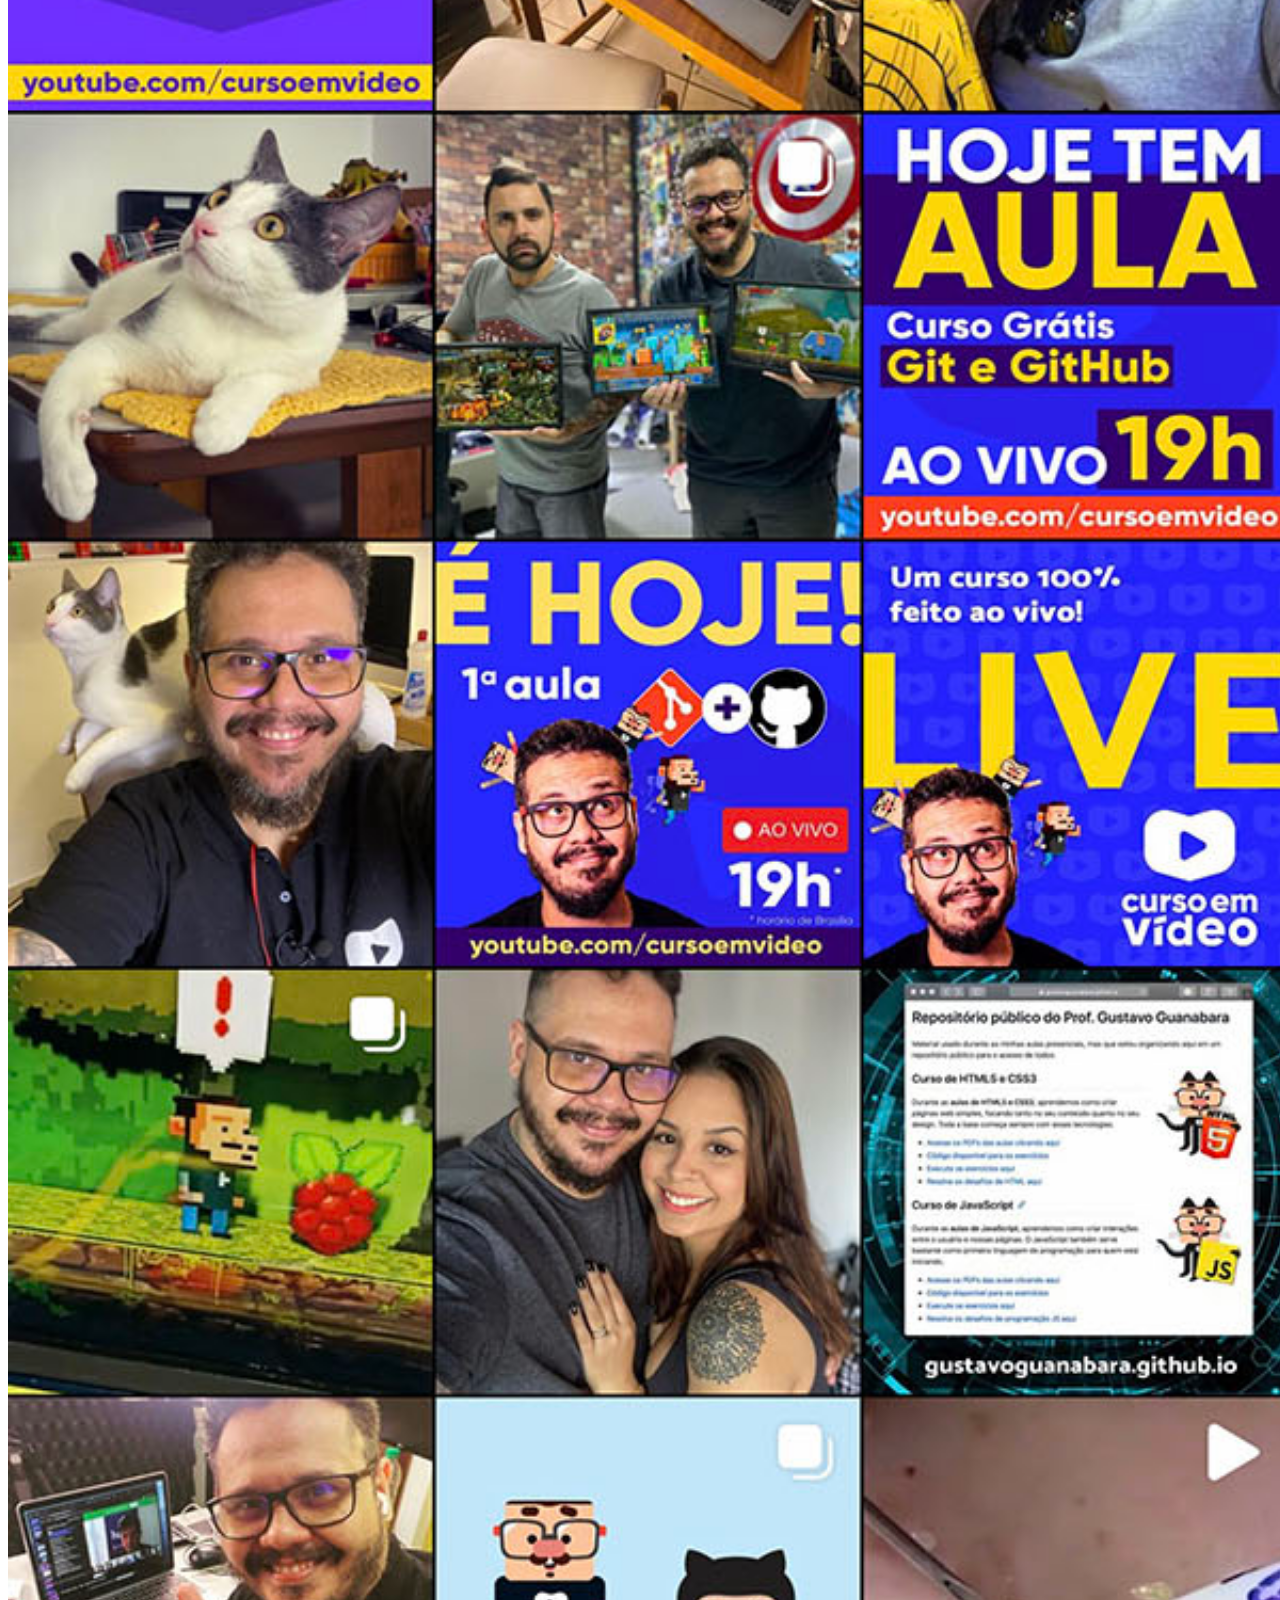
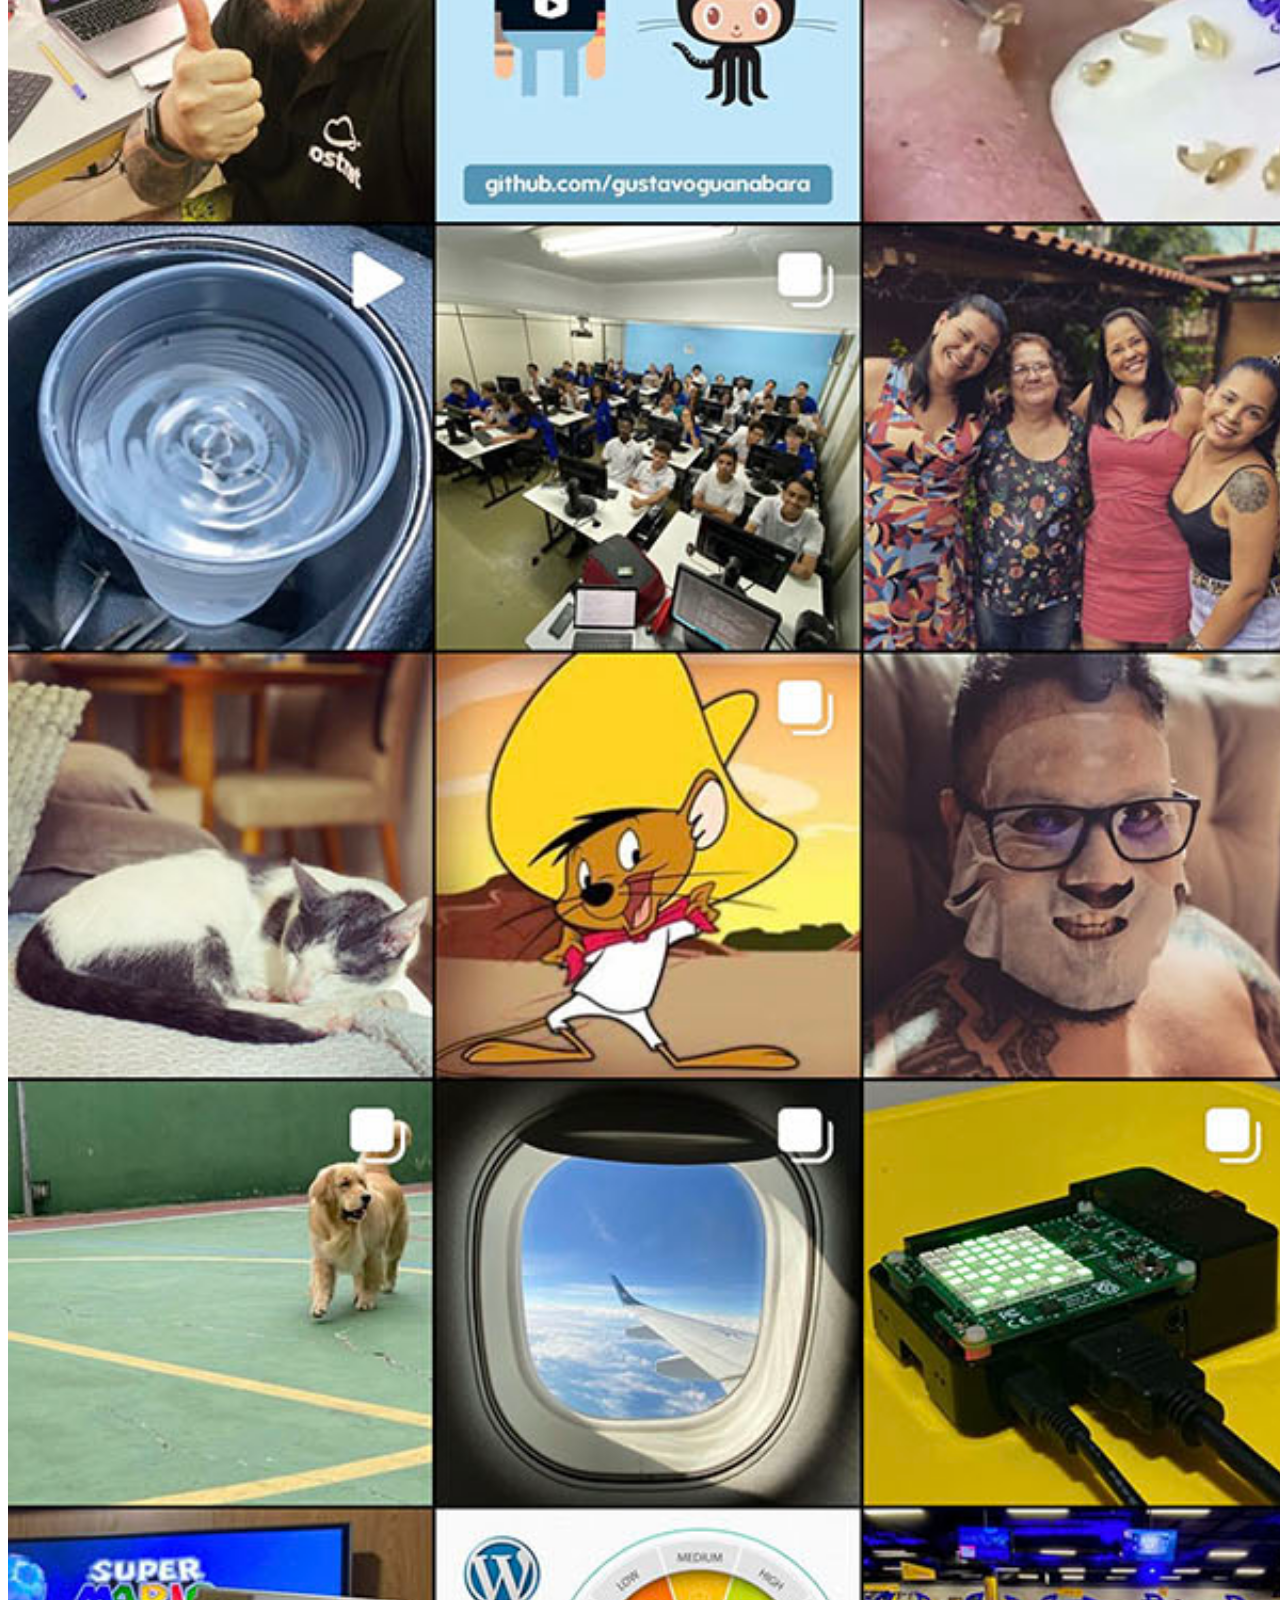
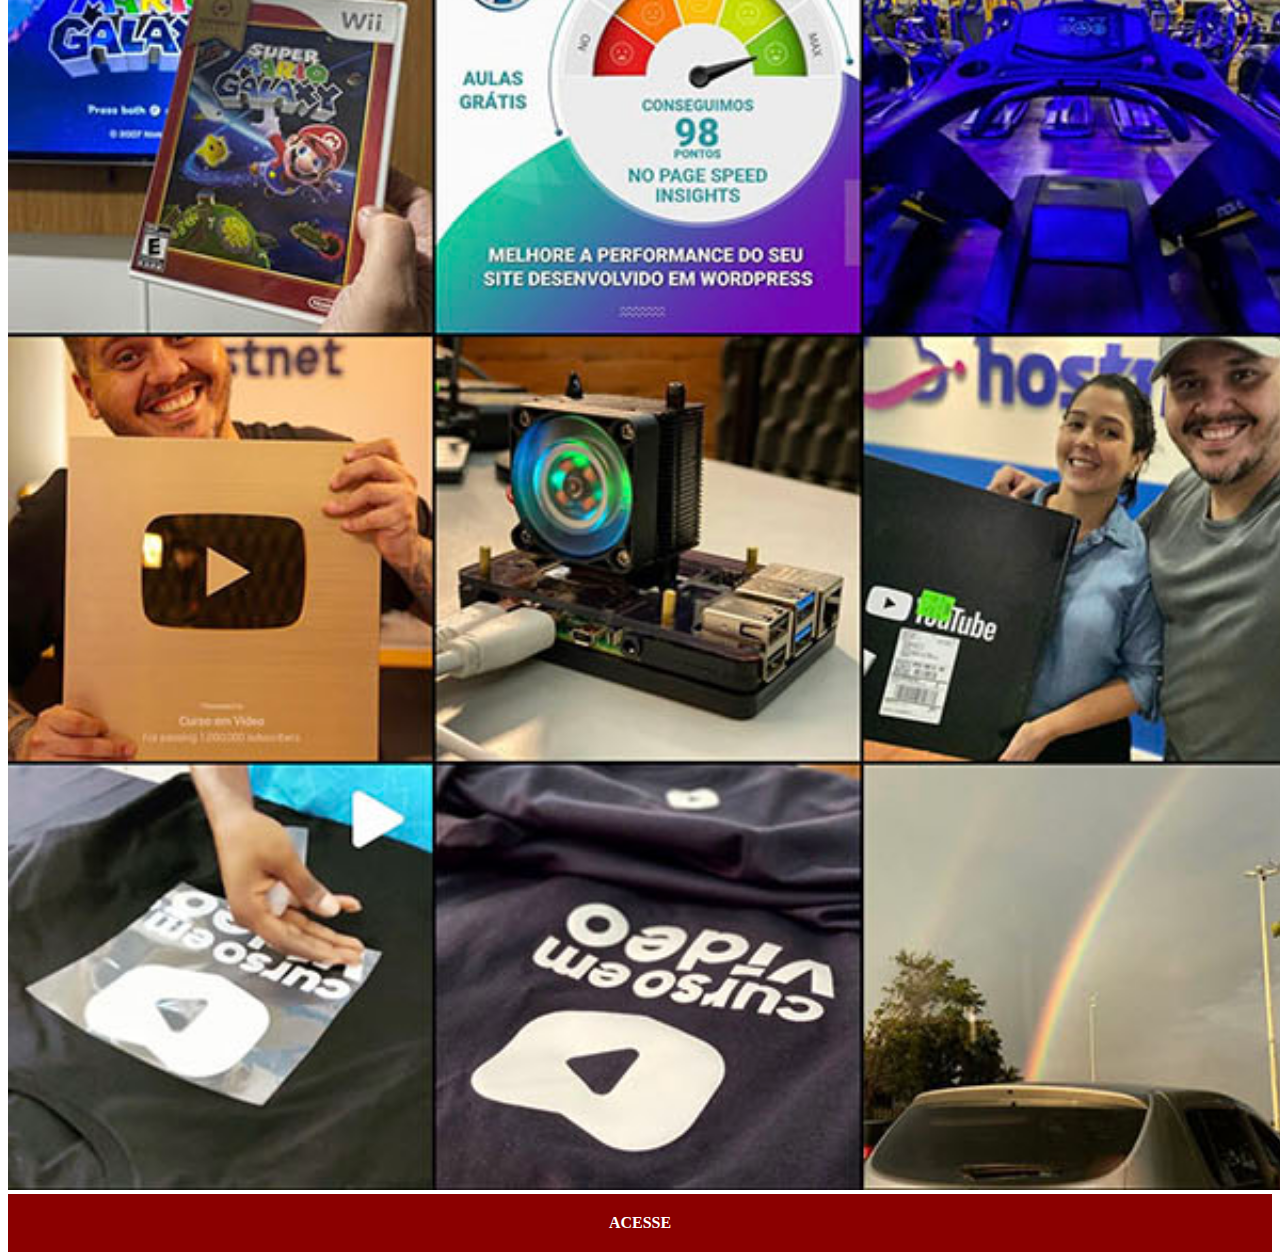
<file: instagram.html>
<!DOCTYPE html>
<html lang="pt-br">
<head>
    <meta charset="UTF-8">
    <meta name="viewport" content="width=device-width, initial-scale=1.0">
    <title>Instagram</title>
    <link rel="stylesheet" href="estilos/social.css">
</head>
<body>
    <img src="imagens/tela-instagram.jpg" alt="Instagram">
    <a href="https://www.instragam.com/gustavoguanabara/">ACESSE</a>
</body>
</html>
</file>
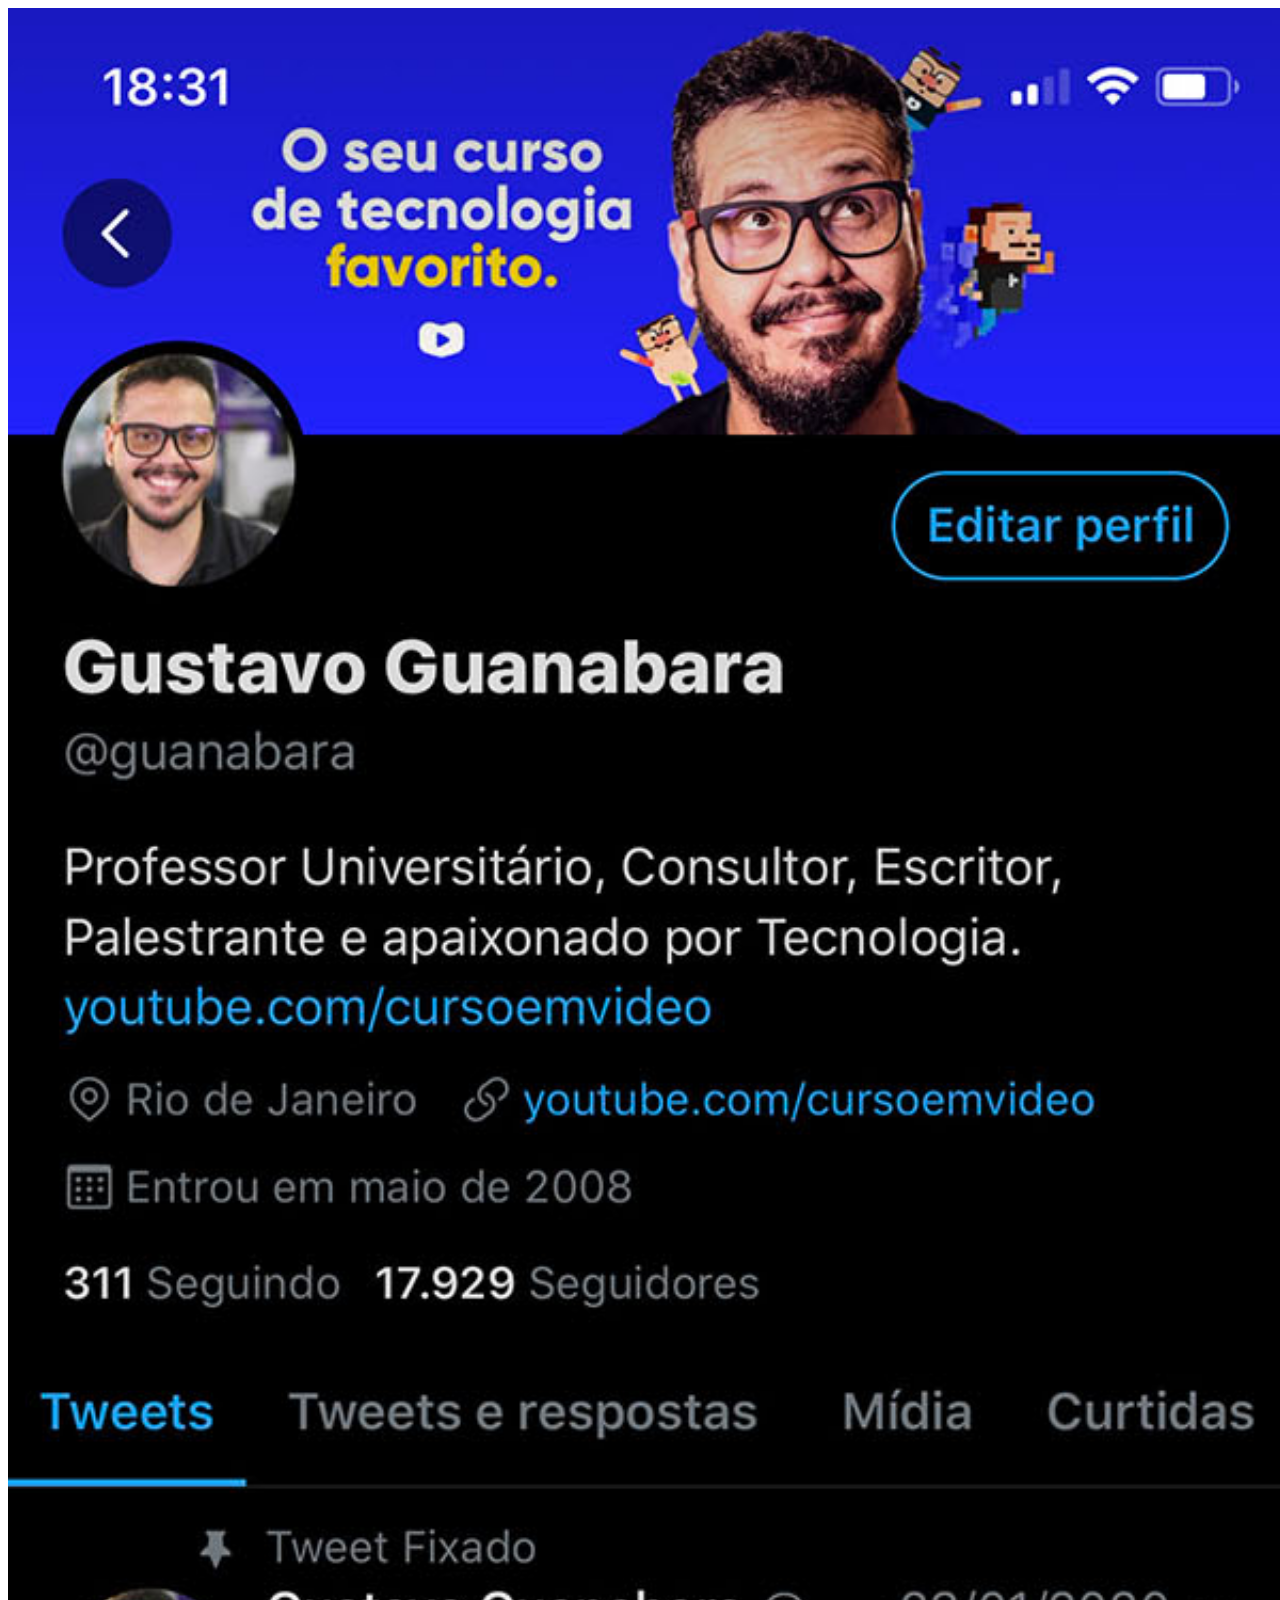
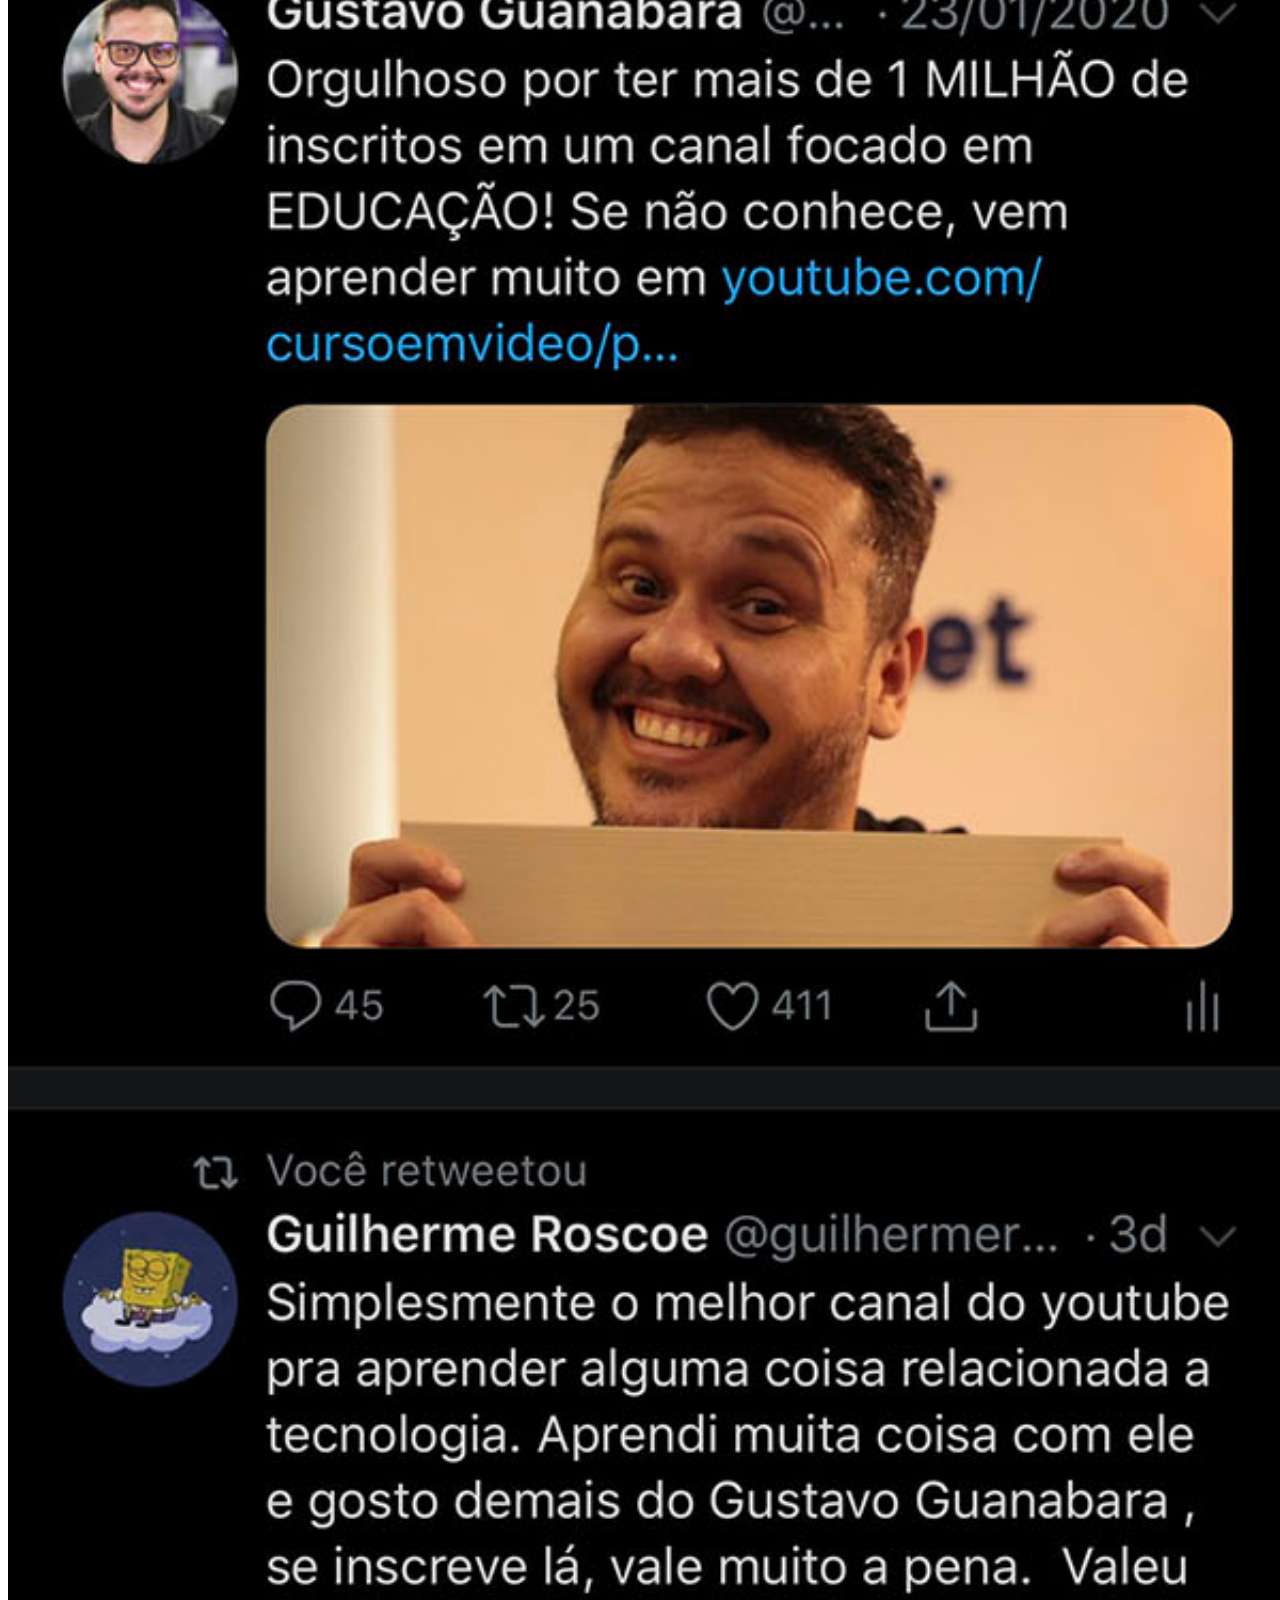
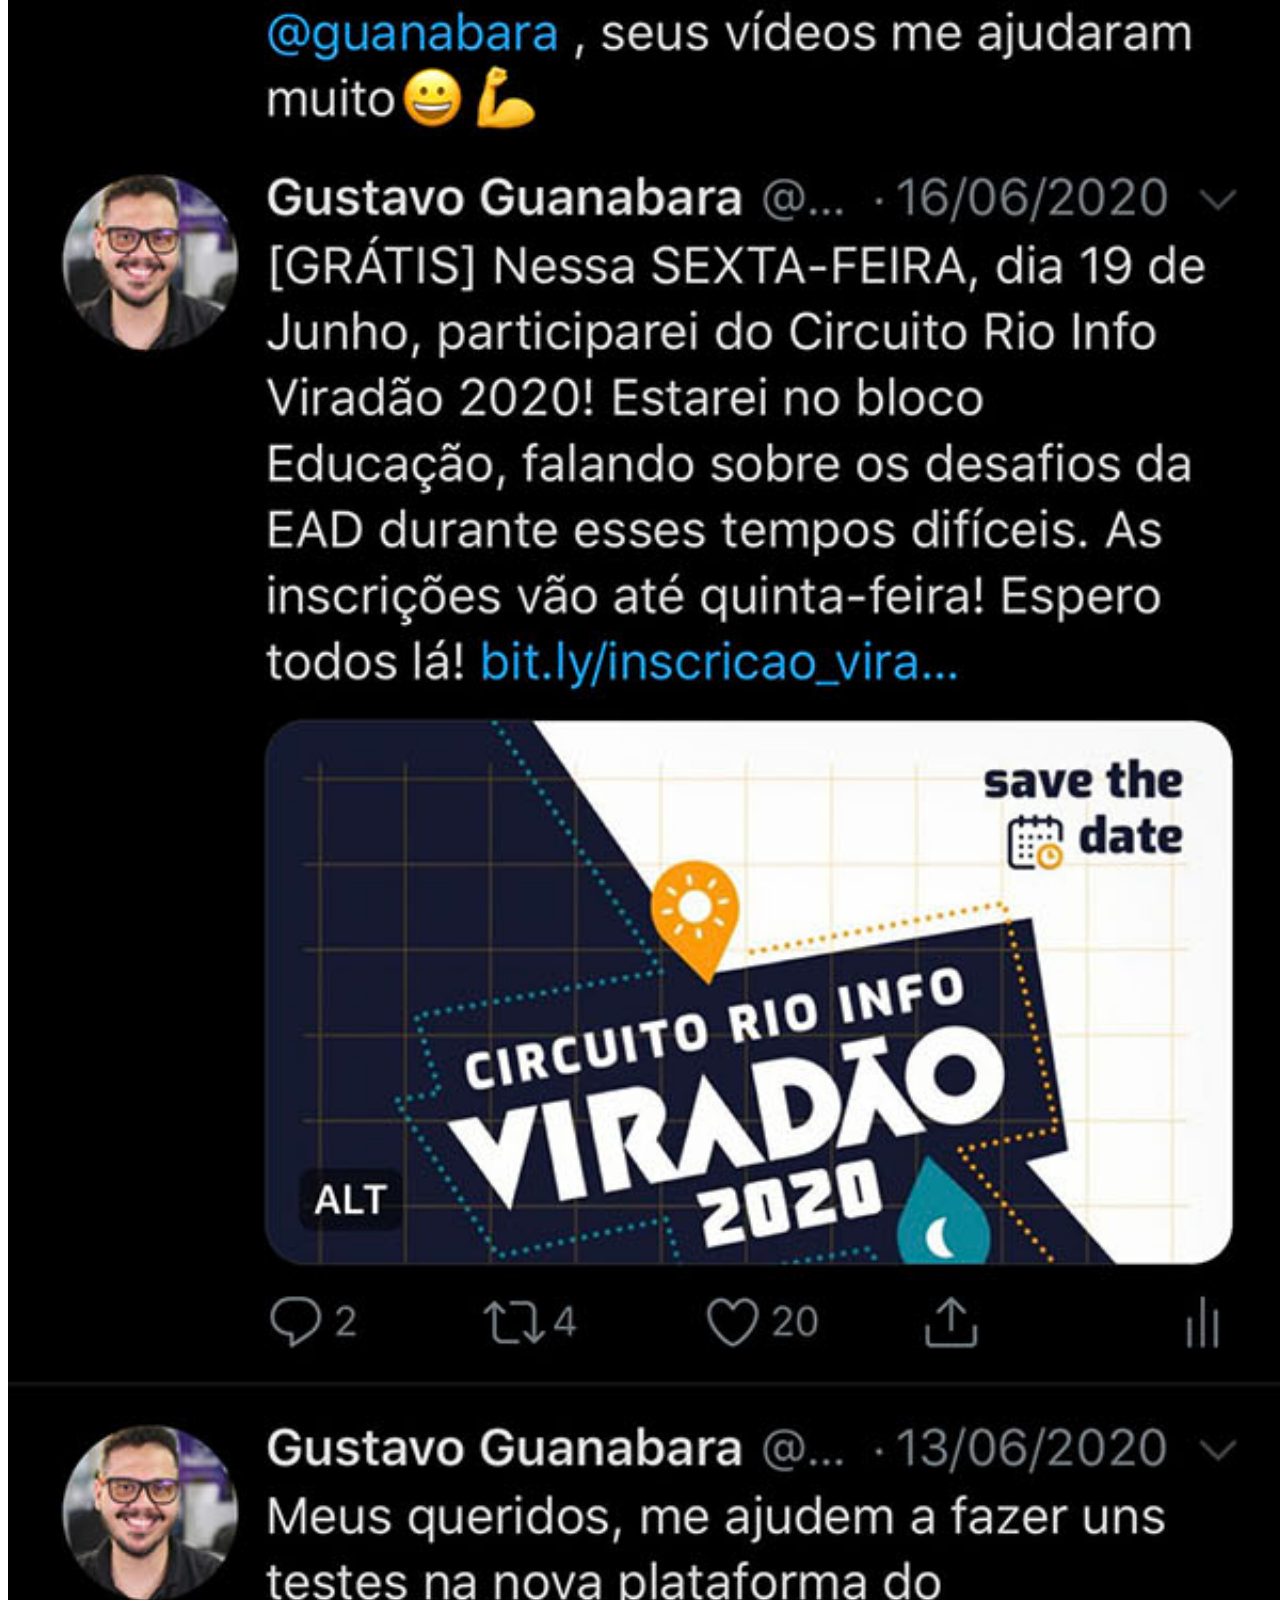
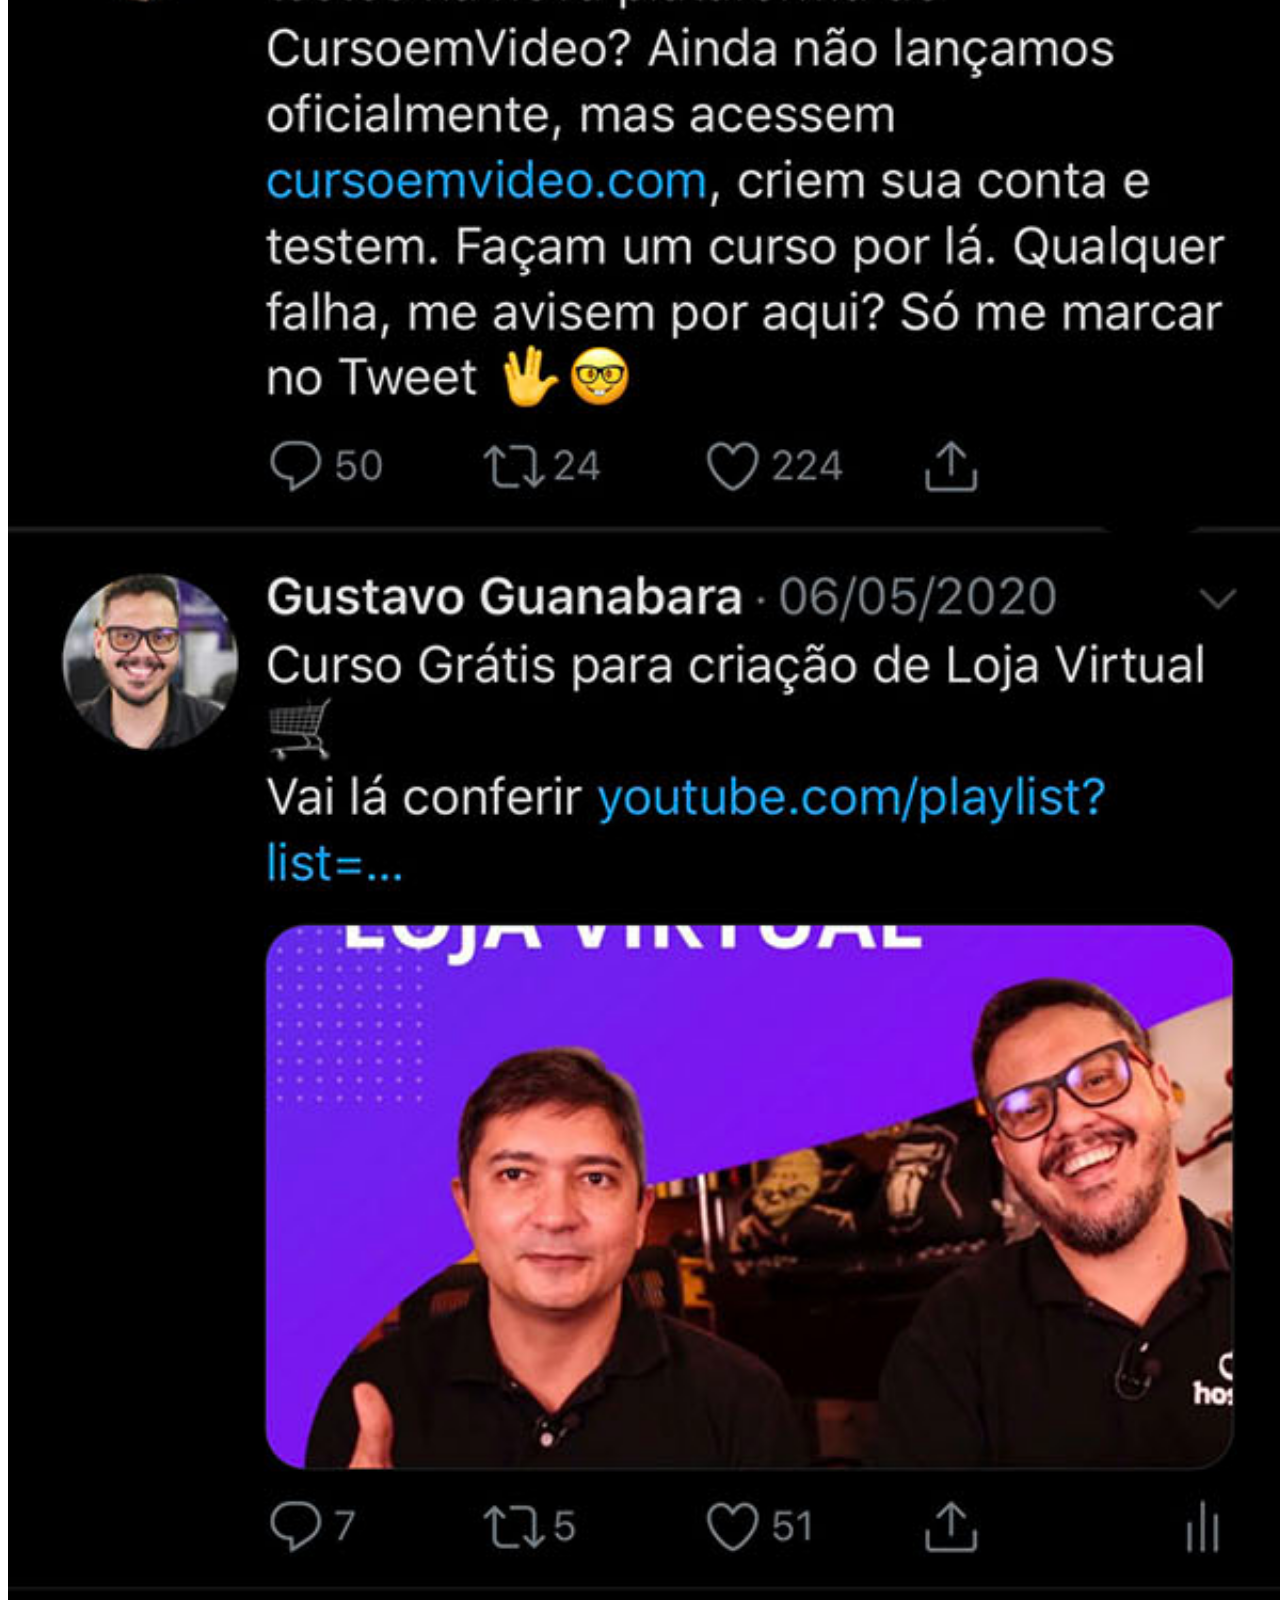
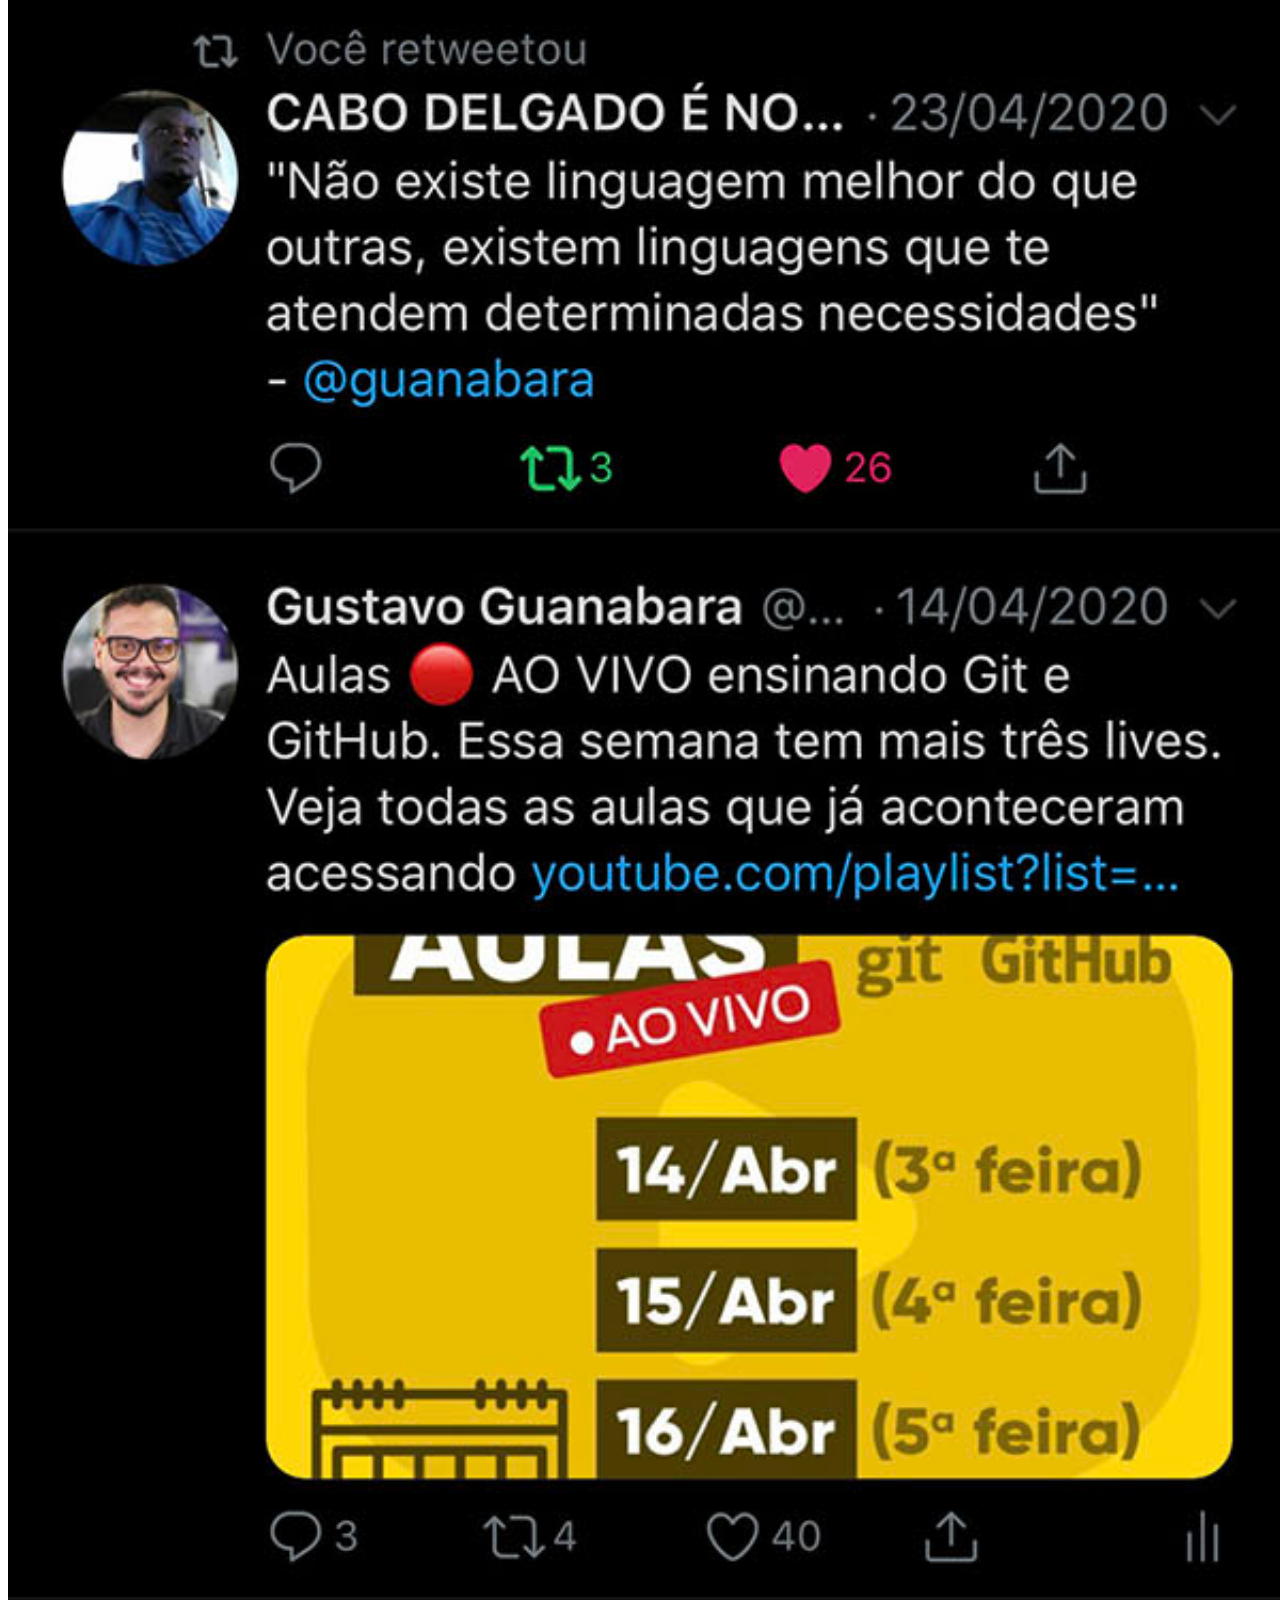
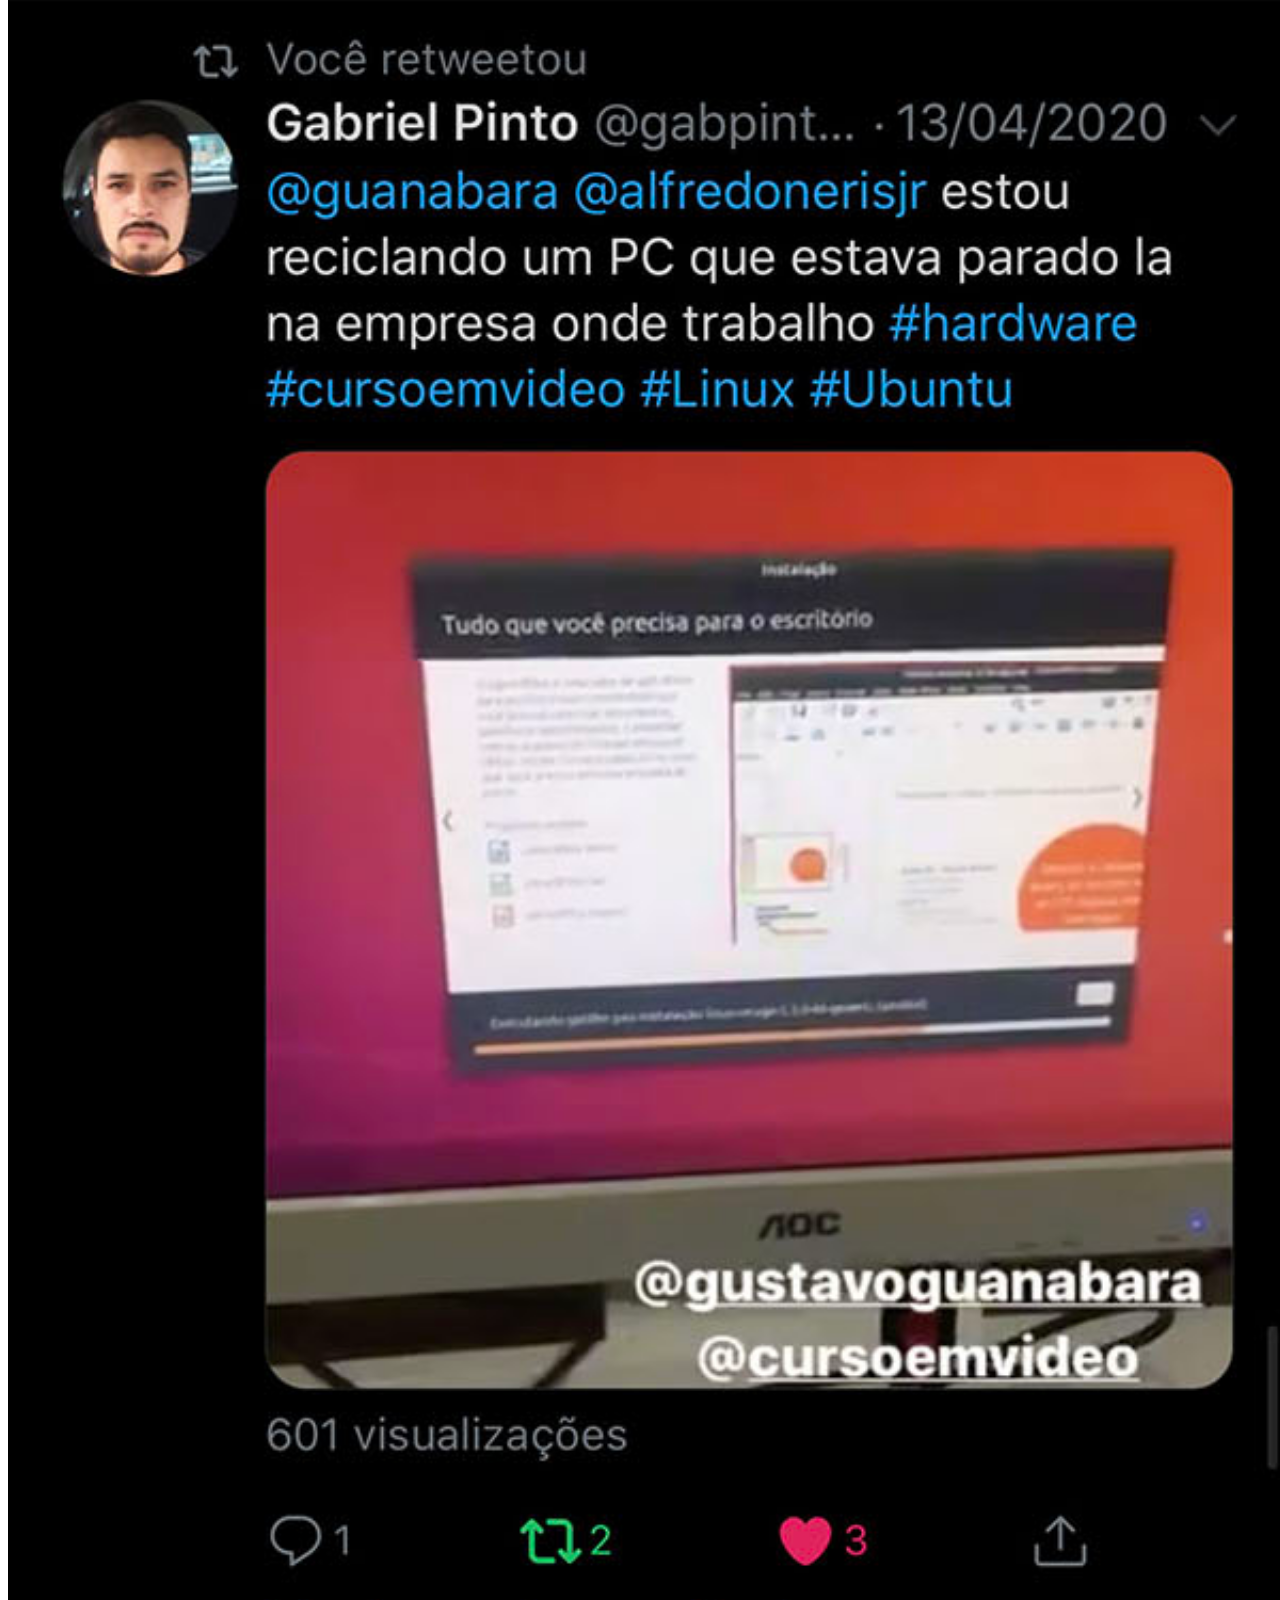
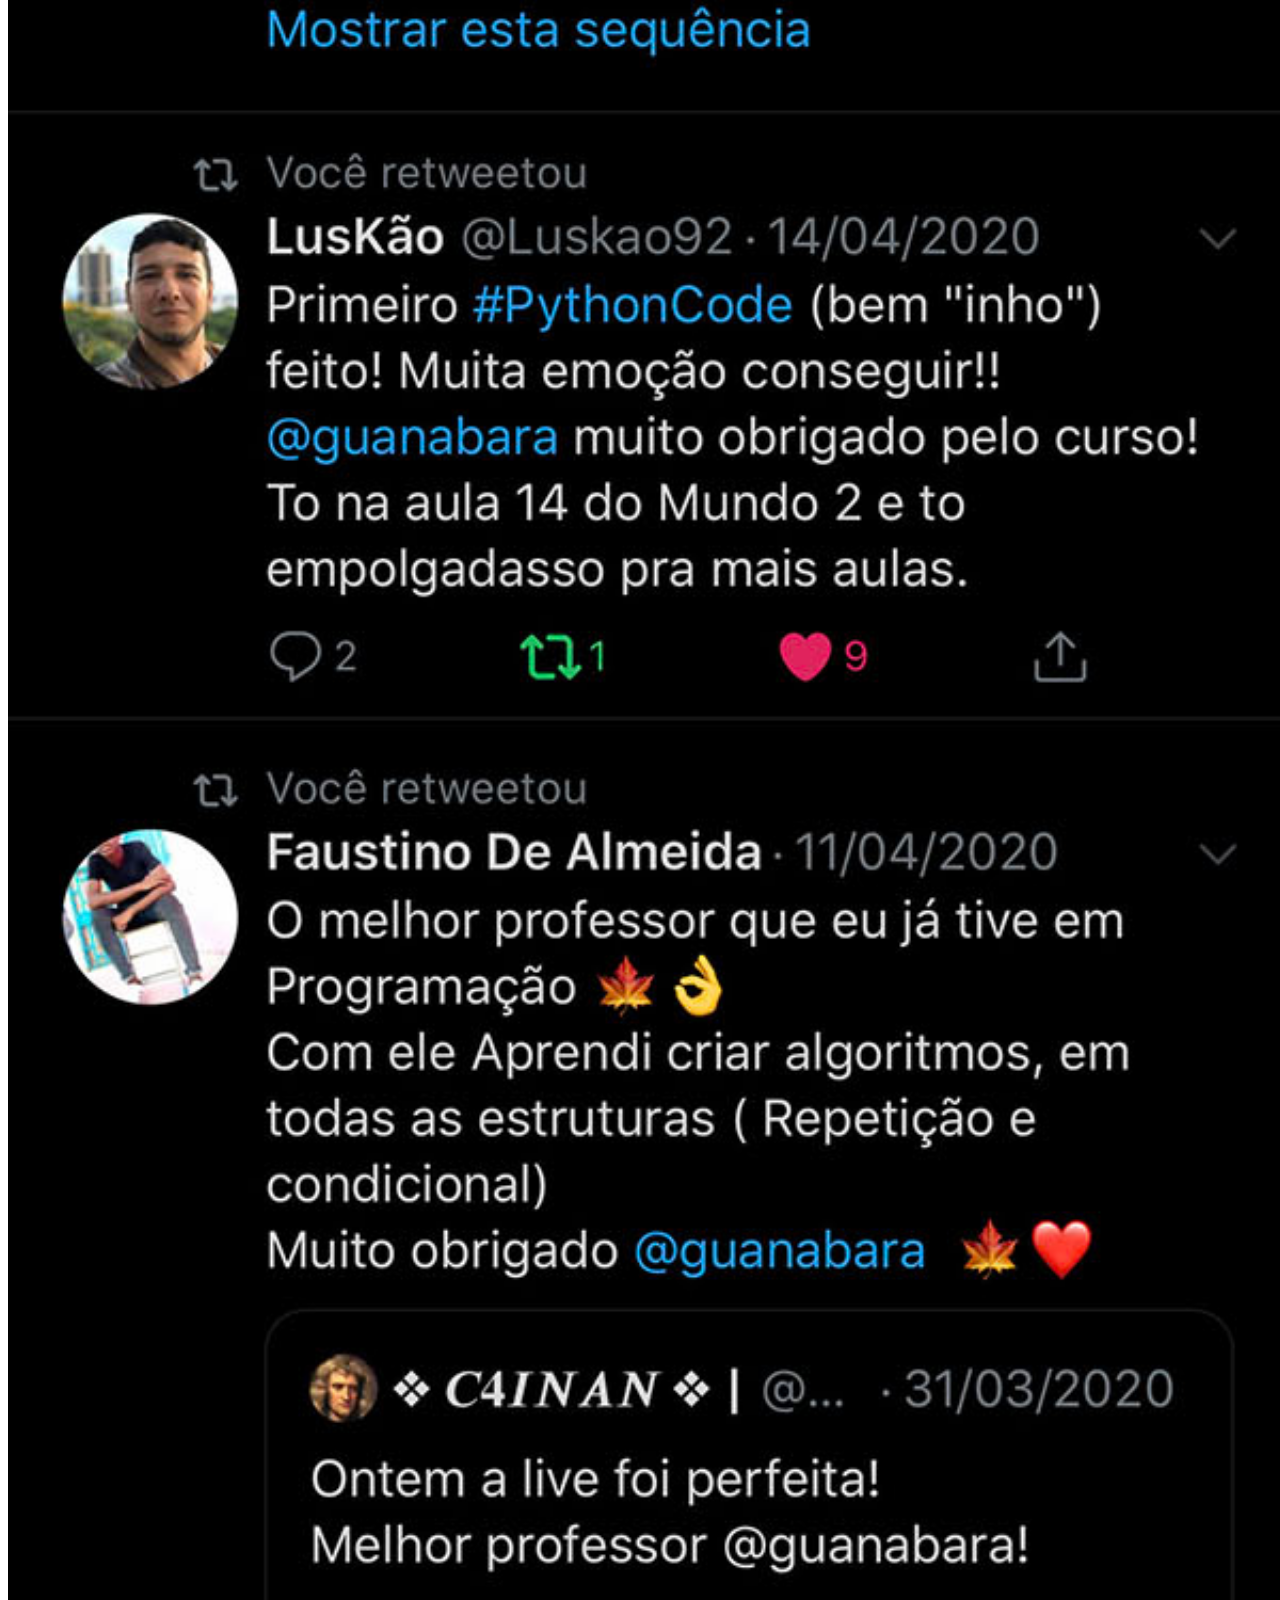
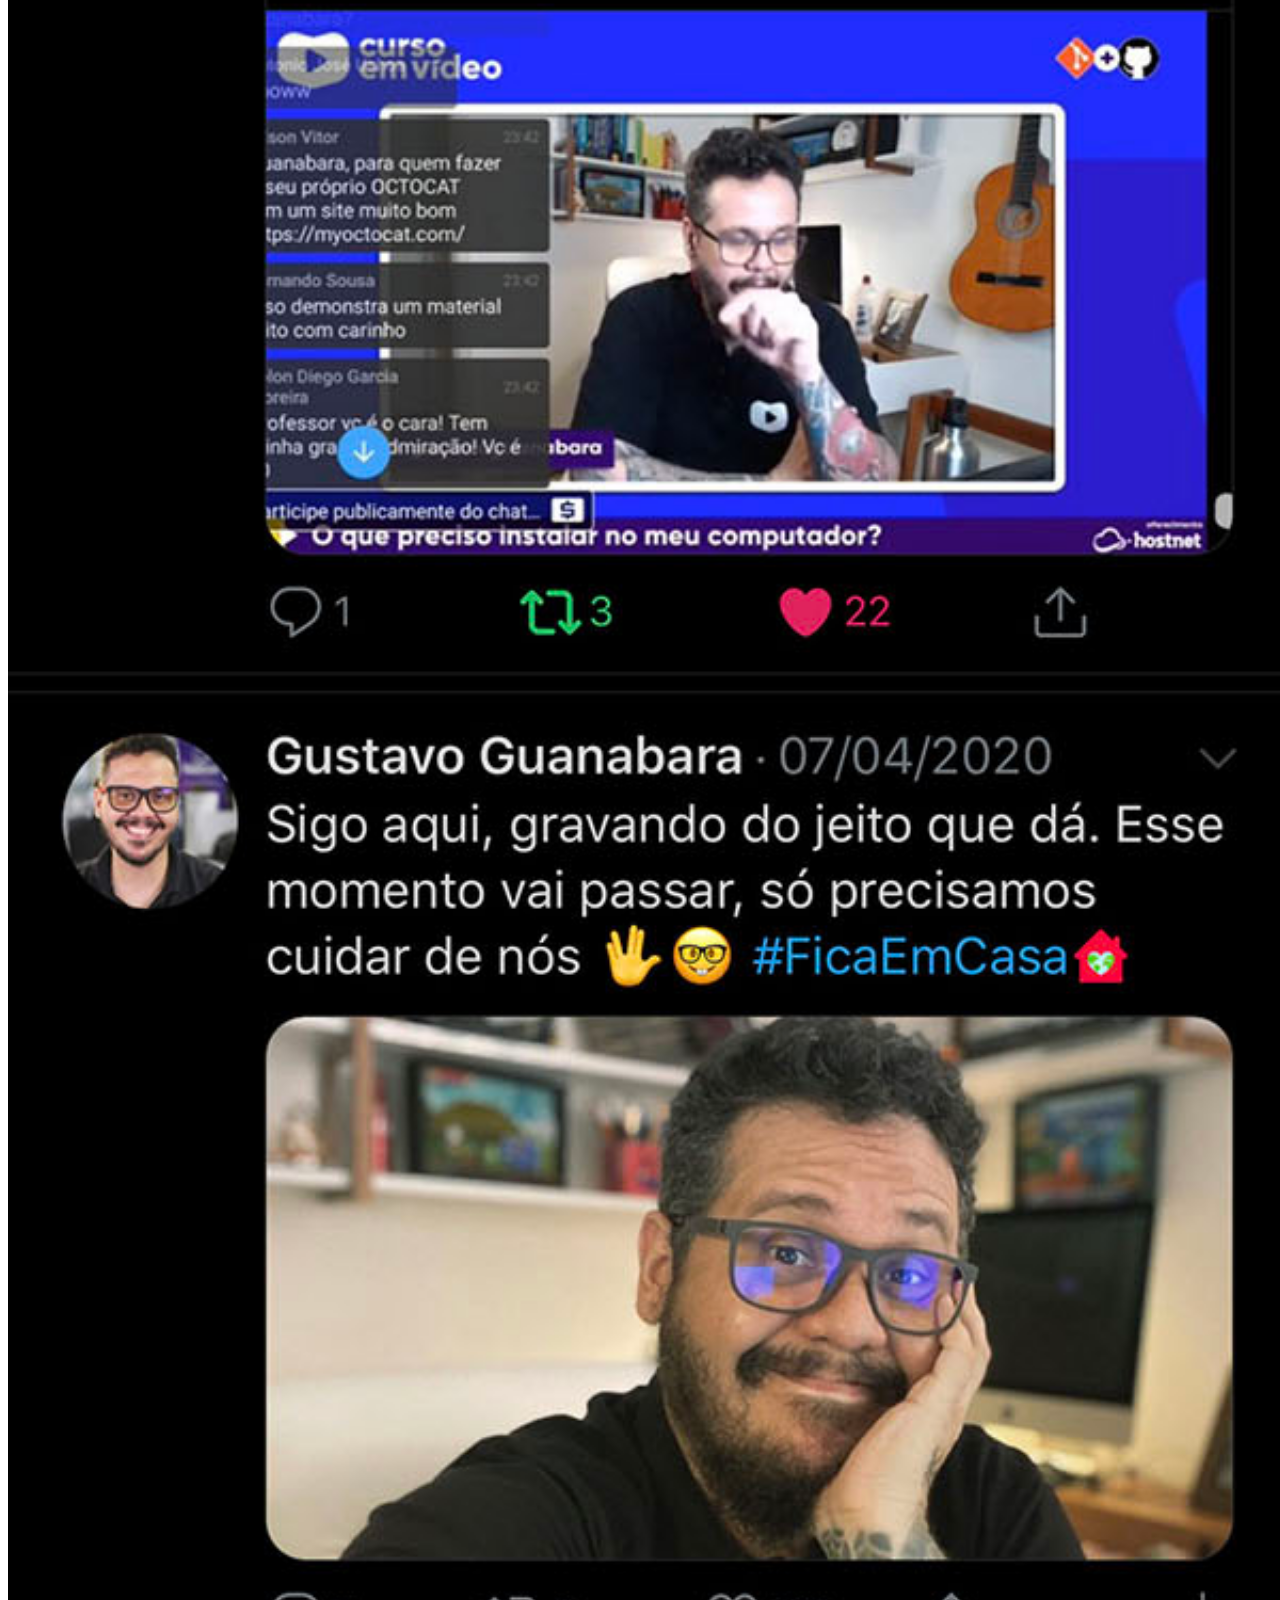
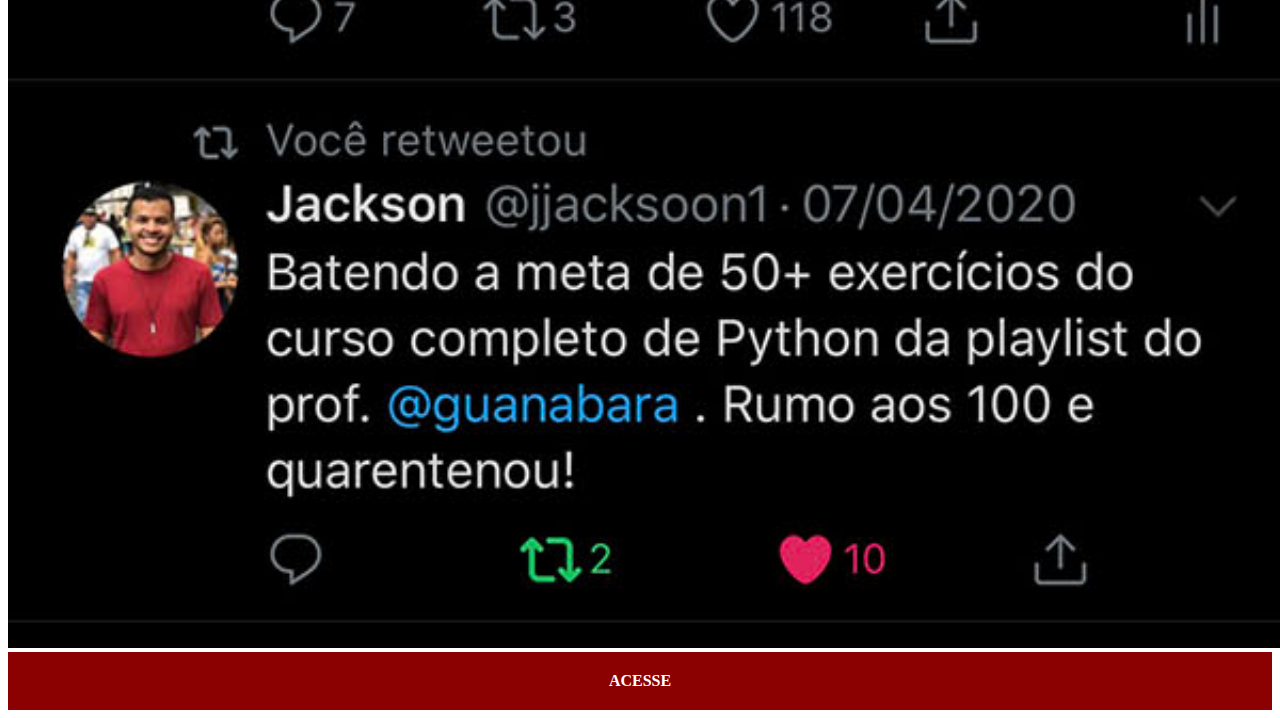
<file: twitter.html>
<!DOCTYPE html>
<html lang="pt-br">
<head>
    <meta charset="UTF-8">
    <meta name="viewport" content="width=device-width, initial-scale=1.0">
    <title>logo-twitter</title>
    <link rel="stylesheet" href="estilos/social.css">
</head>
<body>
    <img src="imagens/tela-twitter.jpg" alt="Twitter">
    <a href="https://twitter.com/guanabara">ACESSE</a>
</body>
</html>
</file>
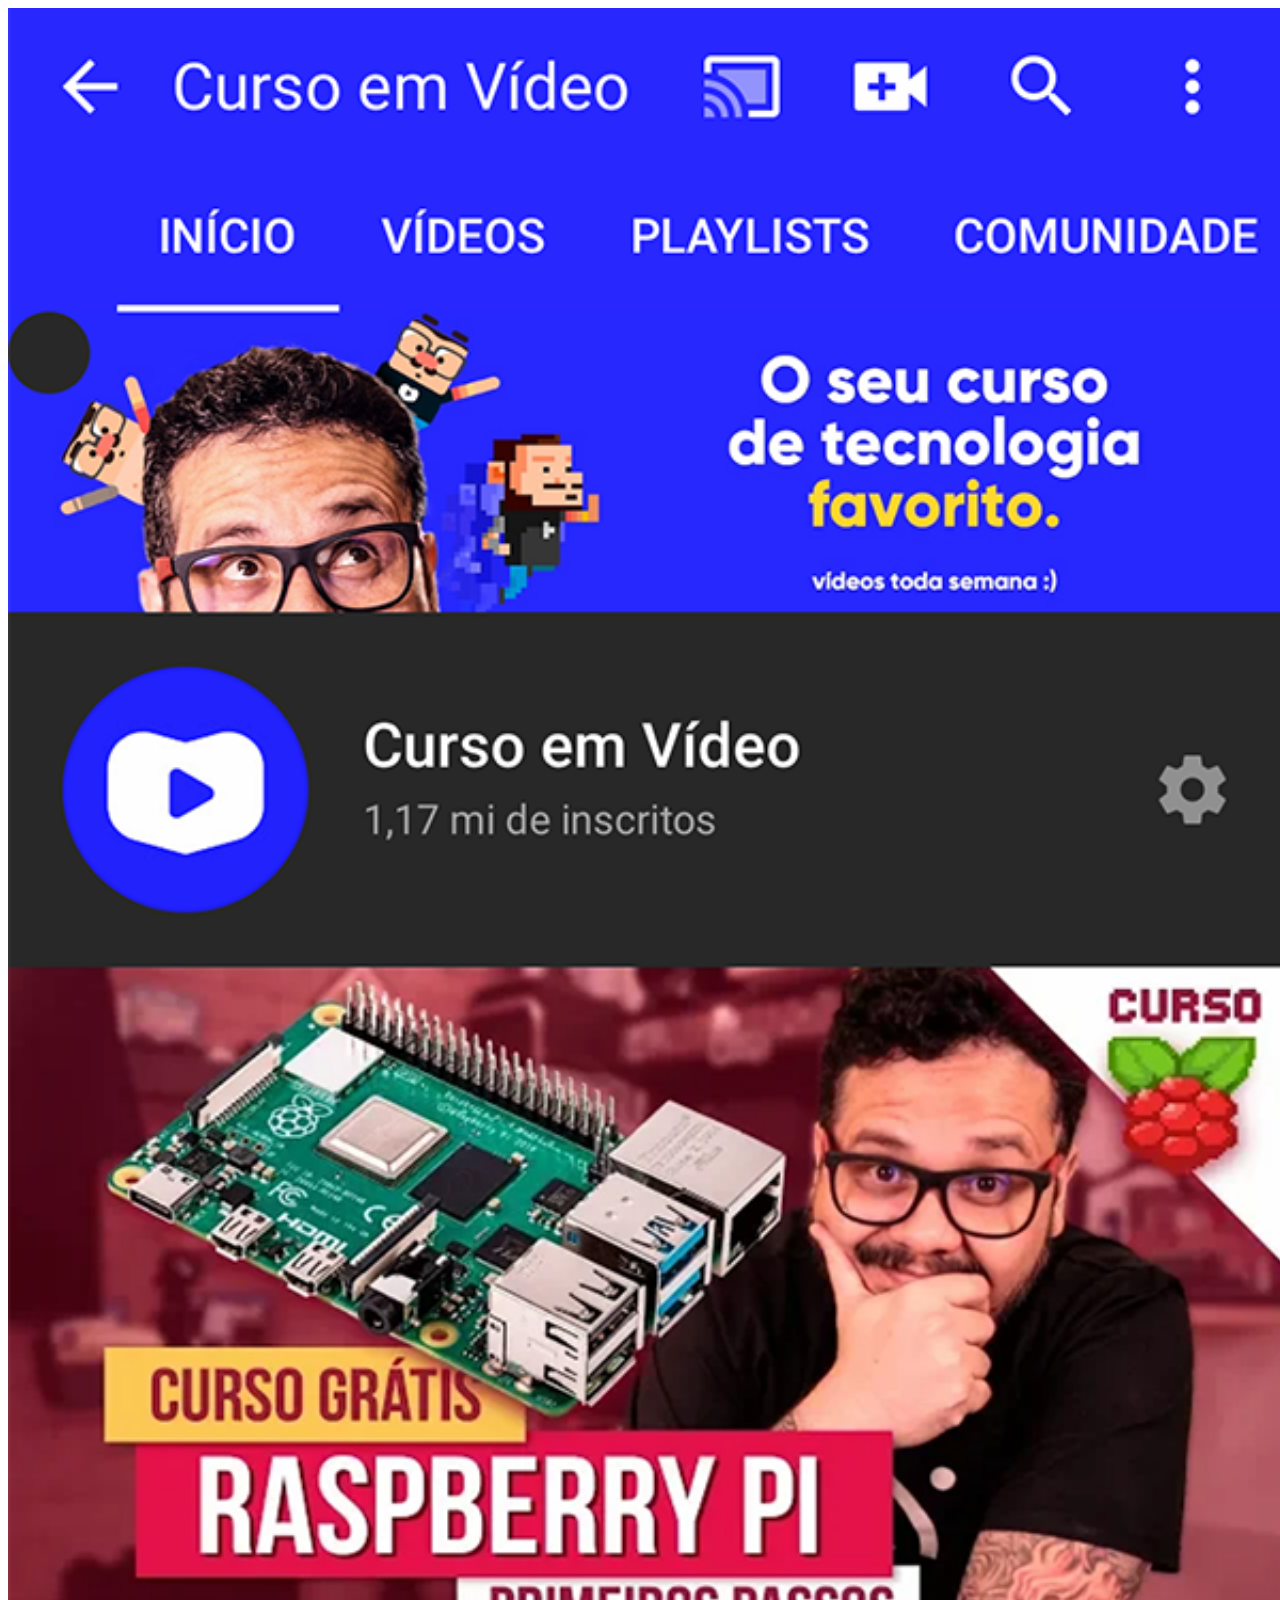
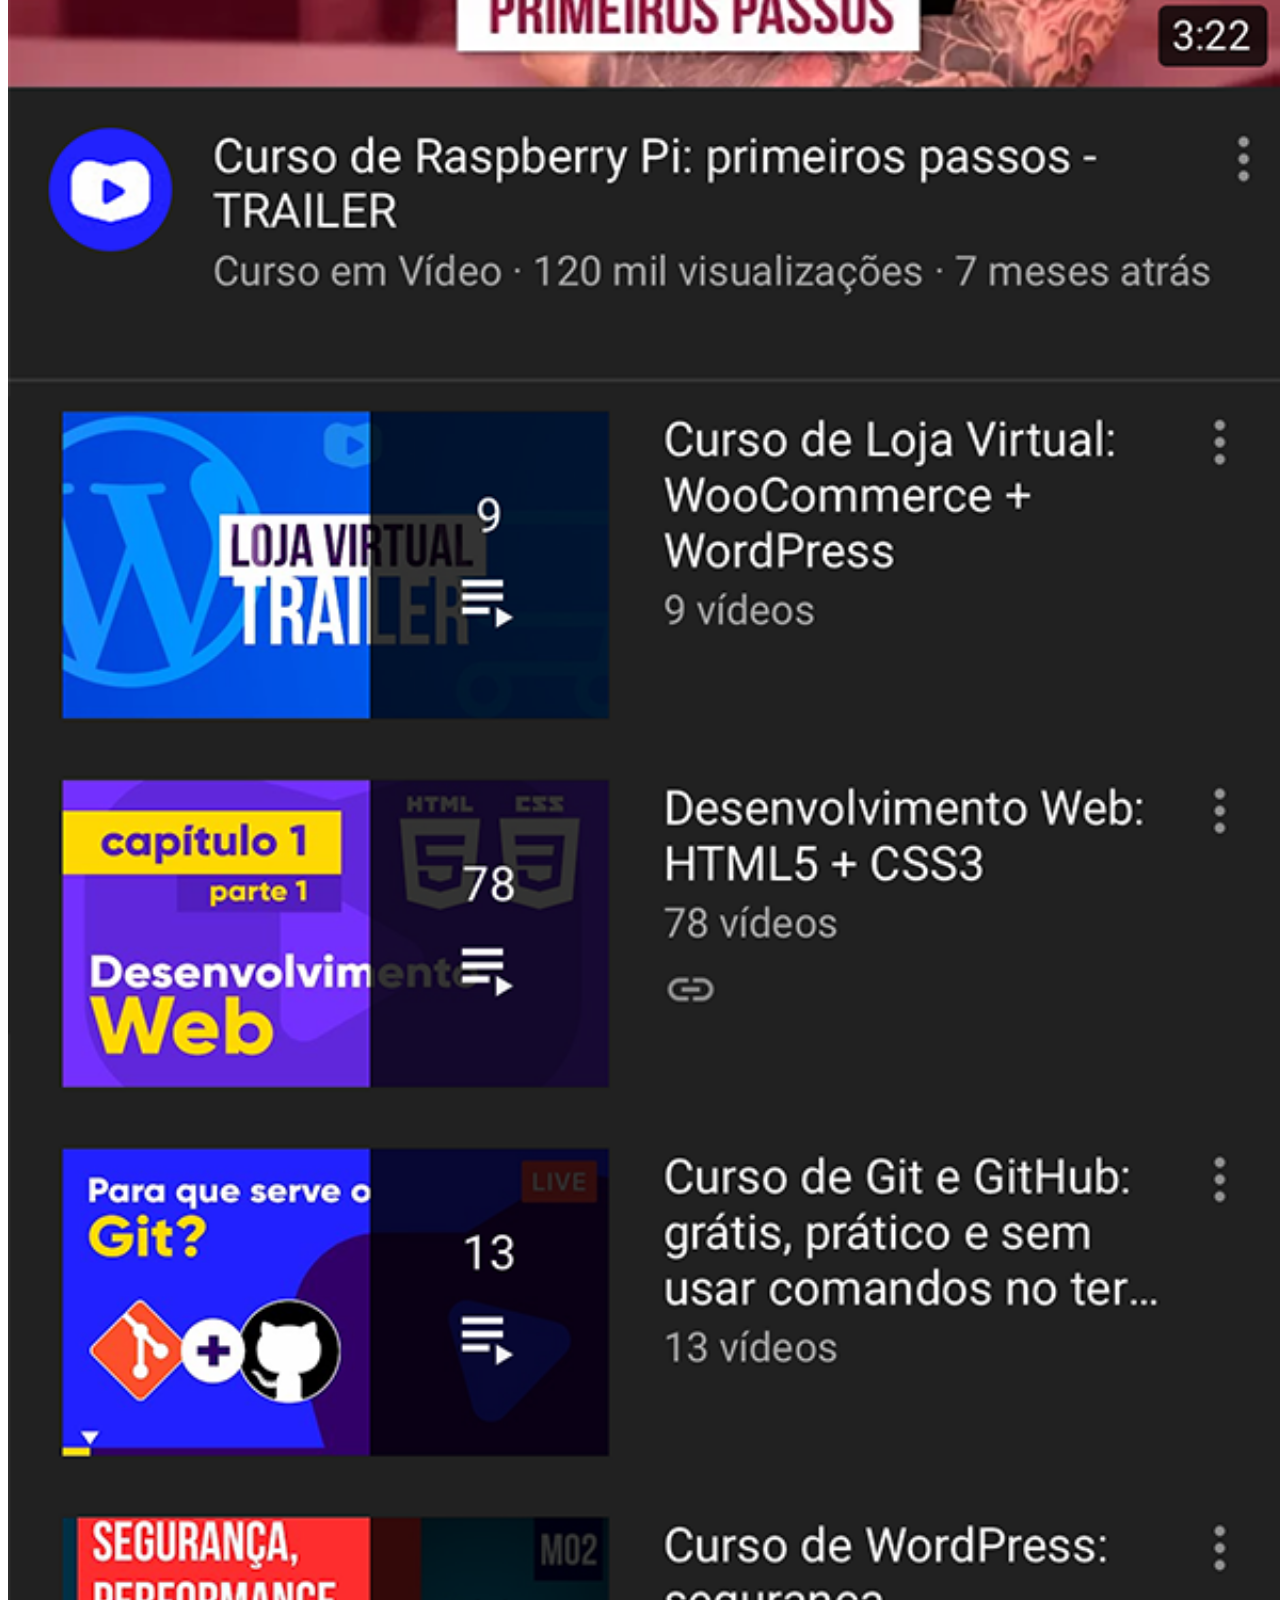
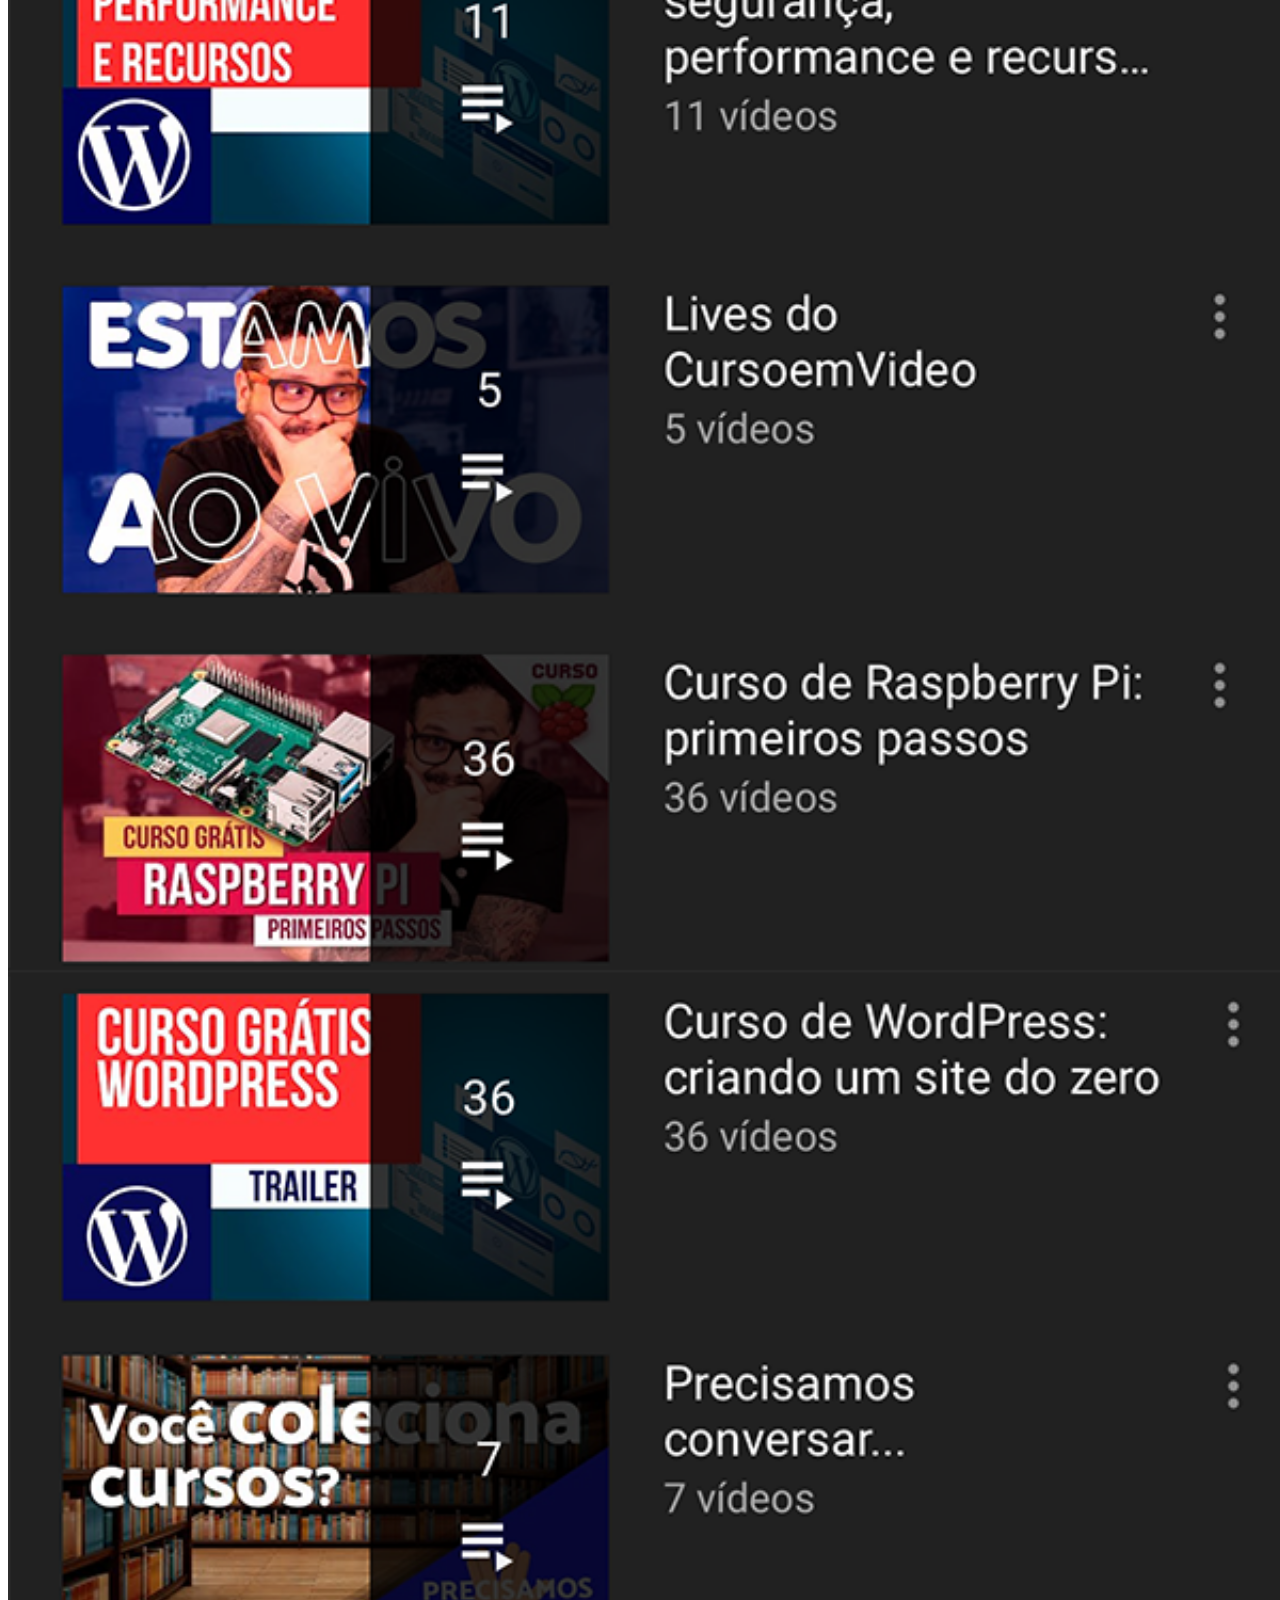
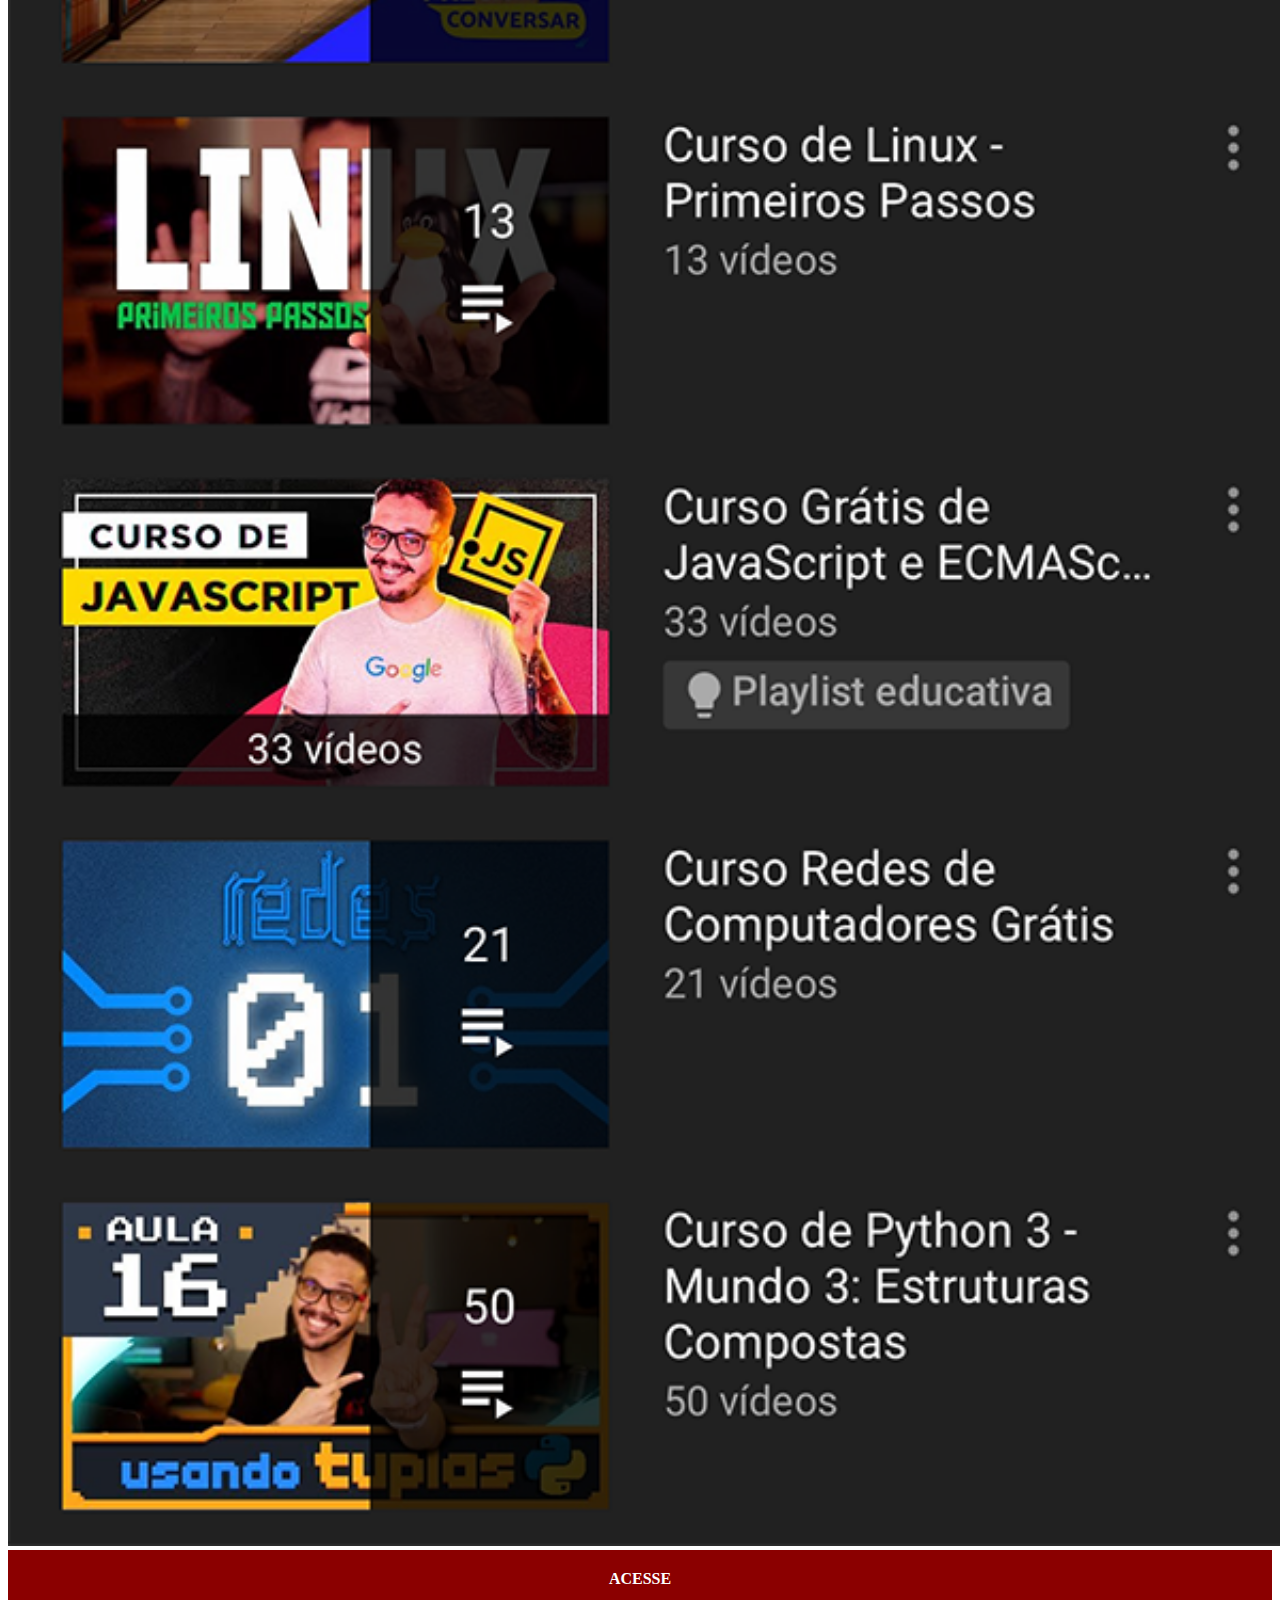
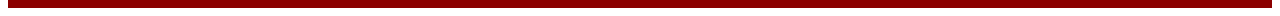
<file: youtube.html>
<!DOCTYPE html>
<html lang="pt-br">
<head>
    <meta charset="UTF-8">
    <meta name="viewport" content="width=device-width, initial-scale=1.0">
    <title>Youtube</title>
    <link rel="stylesheet" href="estilos/social.css">
</head>
<body>
    <img src="imagens/tela-youtube.png" alt="Youtube">
    <a href="youtube.com/user/cursoemvideo/playlists" target="_blank">ACESSE</a>
</body>
</html>
</file>
<file: estilos/style.css>
@charset "UTF-8"

* {
    margin: 0px;
    padding: 0px;
    font-family: Arial, Helvetica, sans-serif;
}

html, body {
    height: 100vh;
    width: 100vw;
    background-color: black;
}
body { 
    background: url('../imagens/fundo-madeira.jpg') no-repeat top center;
    background-size: cover;
    background-attachment: fixed;
}

main {
    height: 100vh;
    position: relative;
    
}

section#telefone {
    position: absolute;
    top: 50%;
    left: 50%;
    transform: translate(-50%, -50%);
    height: 627px;
    width: 311px;
    background: url('../imagens/frame-iphone.png') no-repeat;
}

iframe#tela {
    position: relative;
    top: 80px;
    left: 22px;
    width: 260px;
    height: 471px;
}

section#redes-sociais {
    text-align: right;
}
section#redes-sociais img {
    width: 50px;
    margin: 10px;
    border-radius: 50%;
    box-shadow: 2px 2px 5px rgb(0, 0, 0, 400);
    box-sizing: border-box;
}

section#redes-sociais img:hover {
    border: 2px solid rgba(255, 255, 255, 0.61);
    transform: translate(-3px, -3px);
    box-shadow: 5px 5px 10px rgba(0, 0, 0, 0,623);

}
</file>
<file: estilos/social.css>
@charset "UTF-8"

* {
    margin: 0px;
    padding: 0px;
    font-family: Arial, Helvetica, sans-serif;
}

img {
    width: 100vw;

}
a {
    display: block;
    background-color: darkred;
    color: white;
    padding: 20px;
    text-align: center;
    font-weight: bolder;
    text-decoration: none;
}

a:hover {
    background-color: red;
}
</file>
